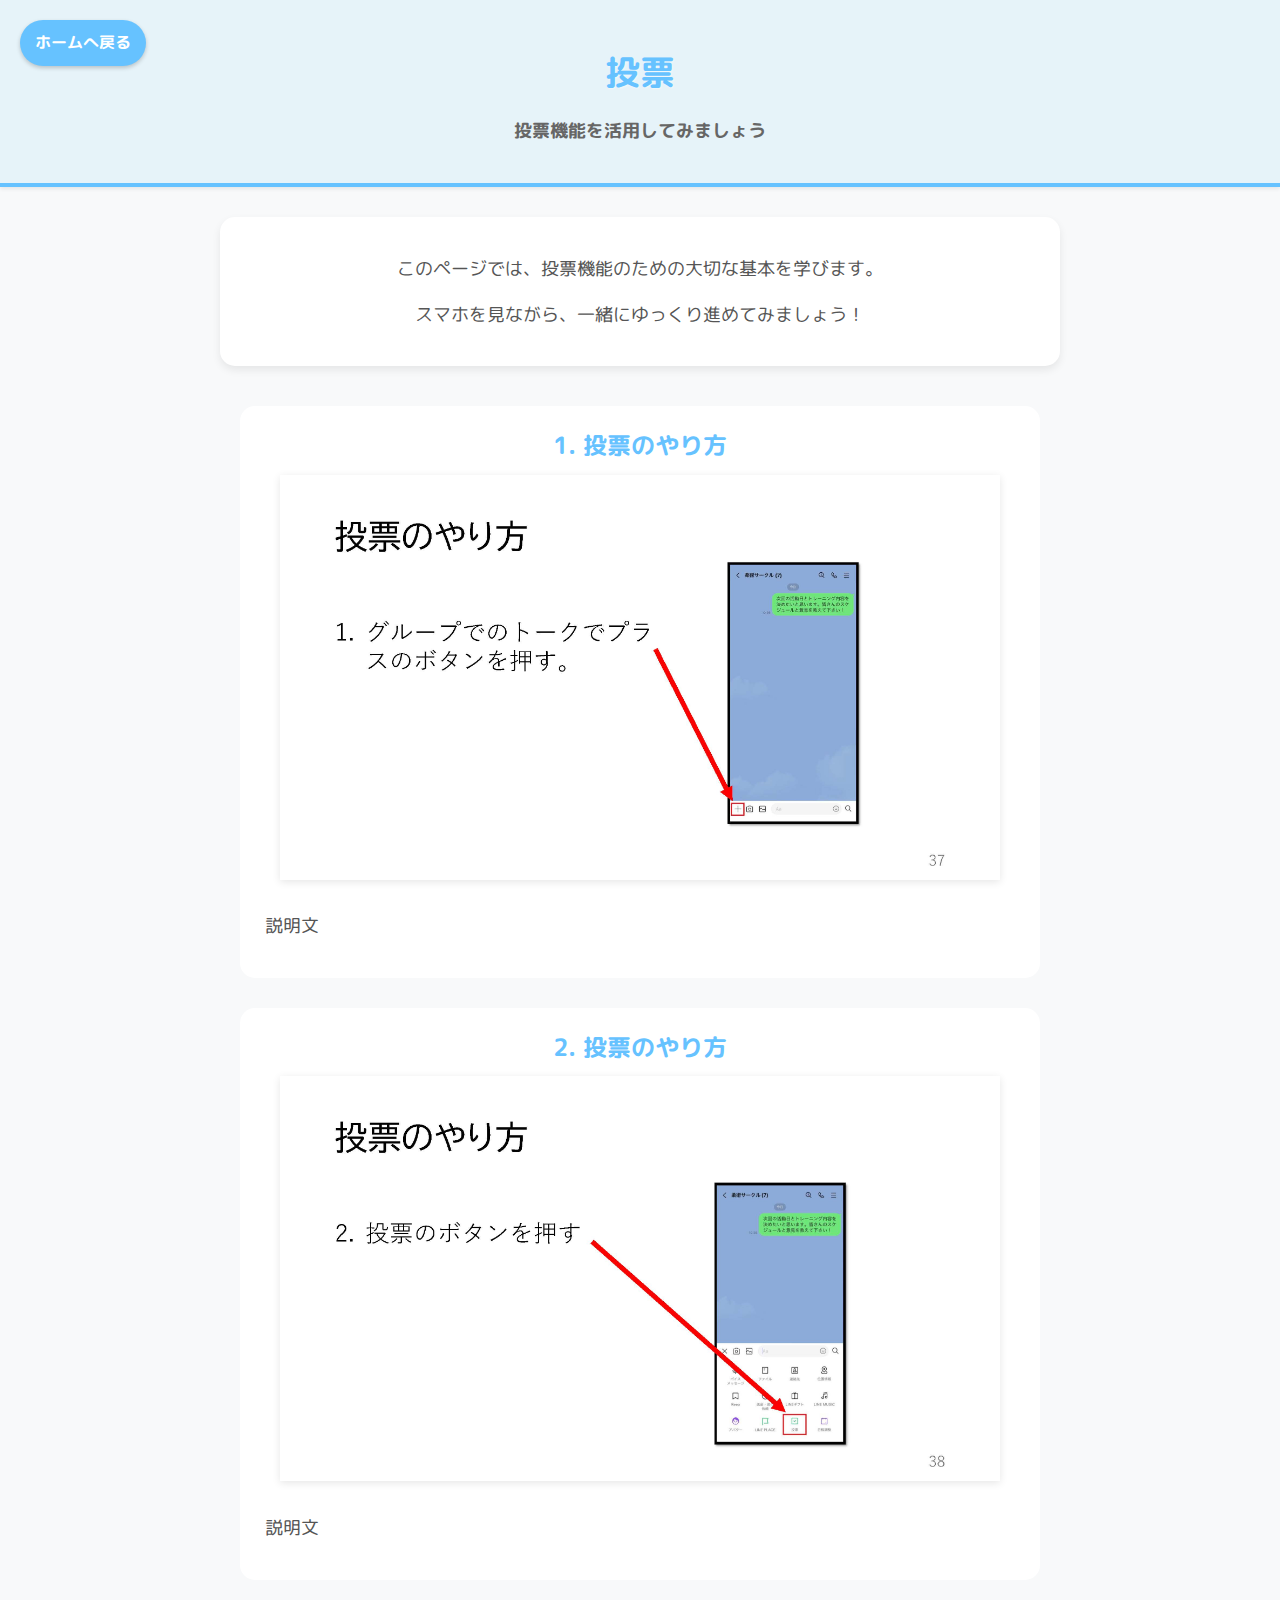
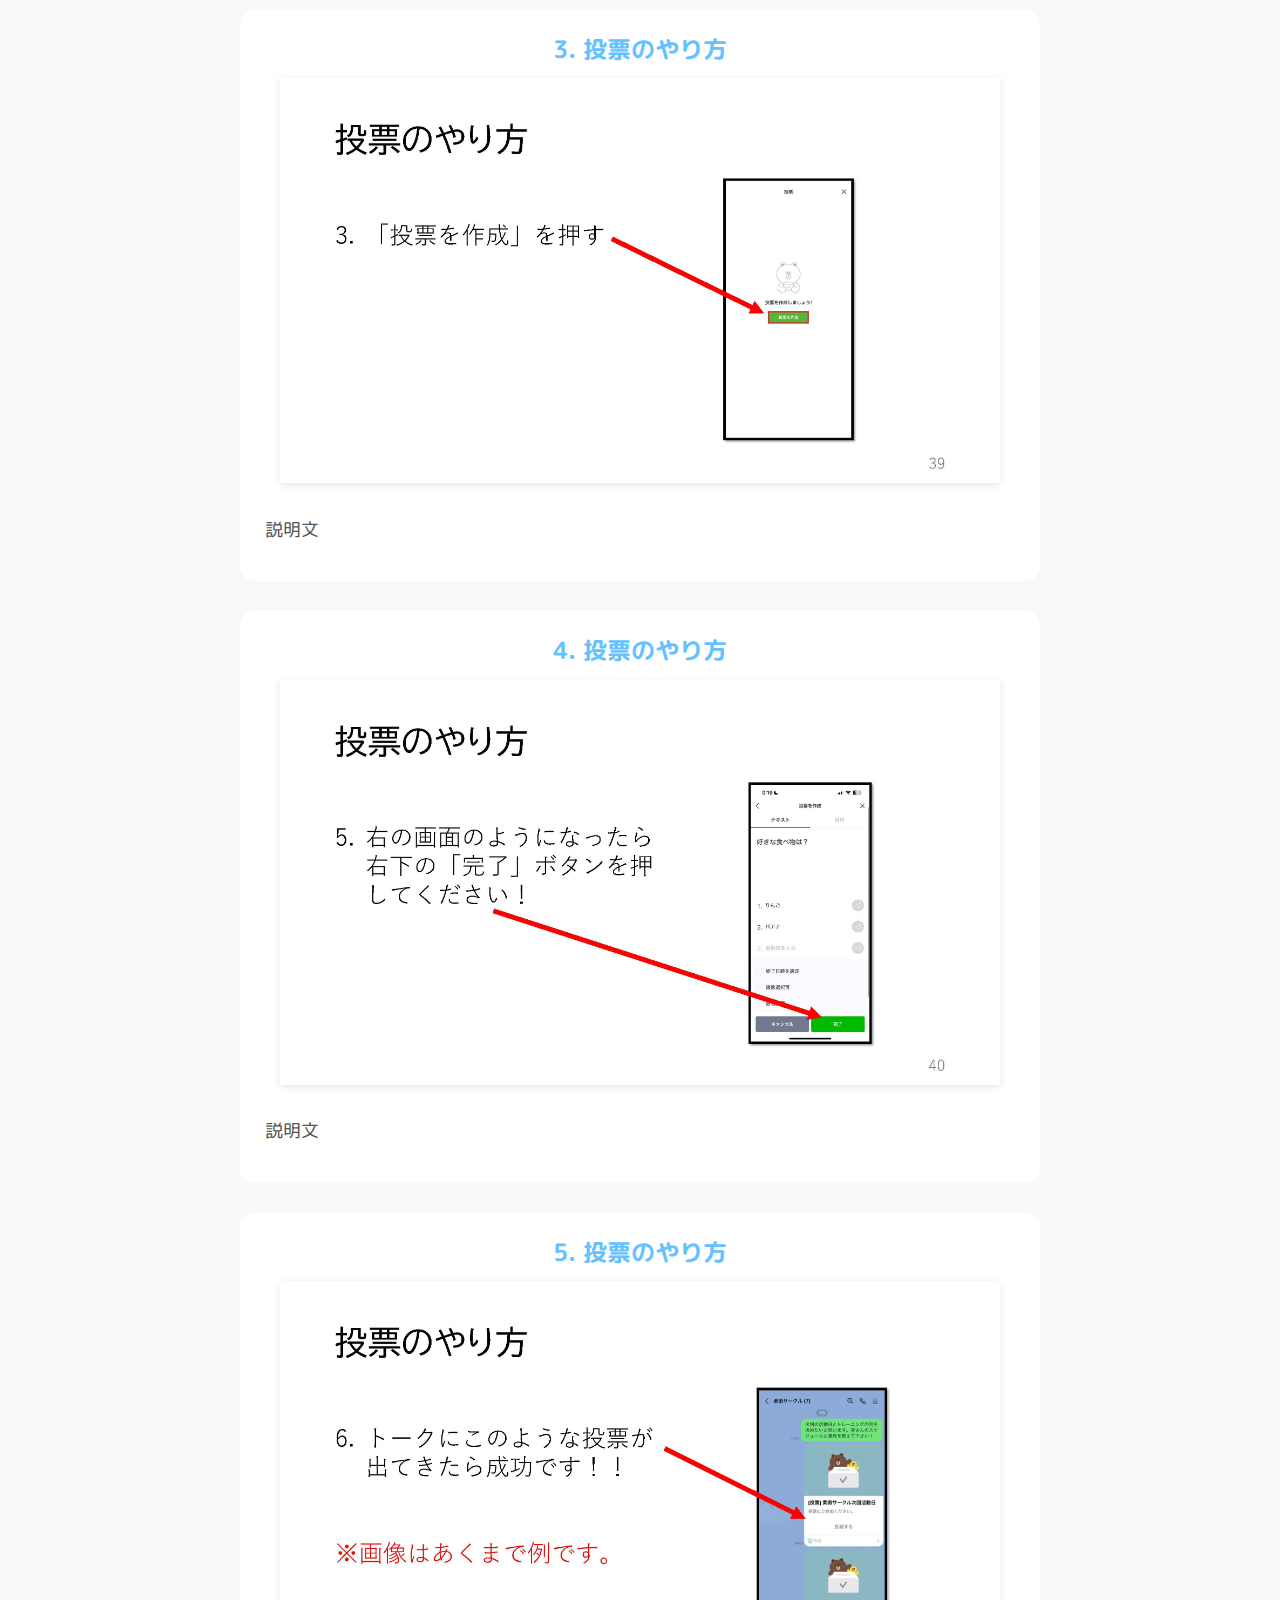
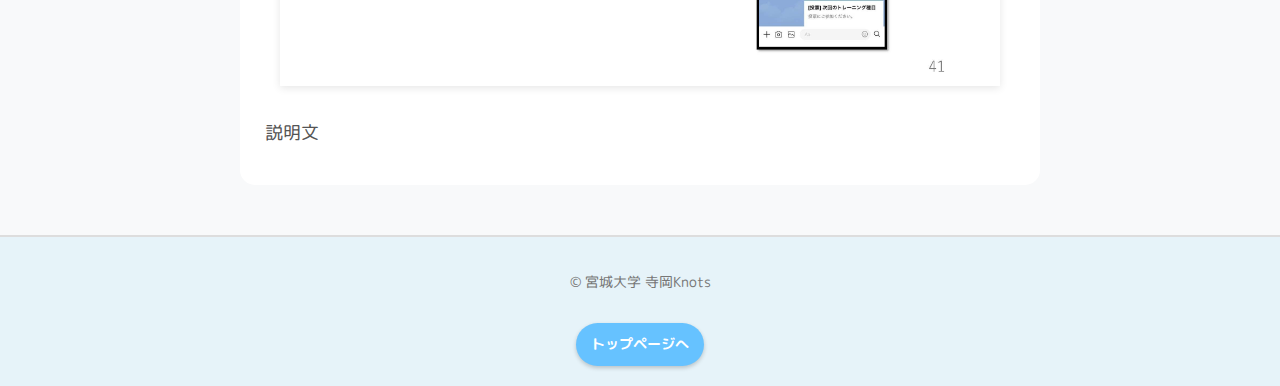
<file: page10/page10.html>
<!DOCTYPE html>
<html lang="ja">
<head>
    <meta charset="UTF-8">
    <meta name="viewport" content="width=device-width, initial-scale=1.0">
    <title>投票してみよう - 宮城大学のLINE資料</title>
    <link rel="stylesheet" href="page10.css"> <link rel="preconnect" href="https://fonts.googleapis.com">
    <link rel="preconnect" href="https://fonts.gstatic.com" crossorigin>
    <link href="https://fonts.googleapis.com/css2?family=M+PLUS+Rounded+1c:wght@400;700&display=swap" rel="stylesheet">
</head>
<body>
    <header>
        <div class="header-content">
            <a href="../index.html" class="home-button">ホームへ戻る</a>
            <h1>投票</h1>
            <p class="subtitle">投票機能を活用してみましょう</p>
        </div>
    </header>

    <main>
        <section class="intro-section">
            <p>このページでは、投票機能のための大切な基本を学びます。</p>
            <p>スマホを見ながら、一緒にゆっくり進めてみましょう！</p>
        </section>

        <section class="image-gallery">
            <div class="image-item">
                <h3>1. 投票のやり方</h3>
                <img src="touhyou1.jpg" alt="LINEアプリの紹介画像"> <p>説明文</p>
            </div>

            <div class="image-item">
                <h3>2. 投票のやり方</h3>
                <img src="touhyou2.jpg" alt="LINEアプリのアイコンと探し方"> <p>説明文</p>
            </div>

            <div class="image-item">
                <h3>3. 投票のやり方</h3>
                <img src="touhyou3.jpg" alt="LINEアプリを開く方法"> <p>説明文</p>
            </div>

            <div class="image-item">
                <h3>4. 投票のやり方</h3>
                <img src="touhyou4.jpg" alt="資料画像4"> <p>説明文</p>
            </div>
             <div class="image-item">
                <h3>5. 投票のやり方</h3>
                <img src="touhyou5.jpg" alt="資料画像4"> <p>説明文</p>
            </div>
            
            </section>
    </main>

    <footer>
        <p>&copy; 宮城大学 寺岡Knots</p>
        <a href="../index.html" class="footer-home-button">トップページへ</a>
    </footer>

    <script src="page10.js"></script> </body>
</html>
</file>
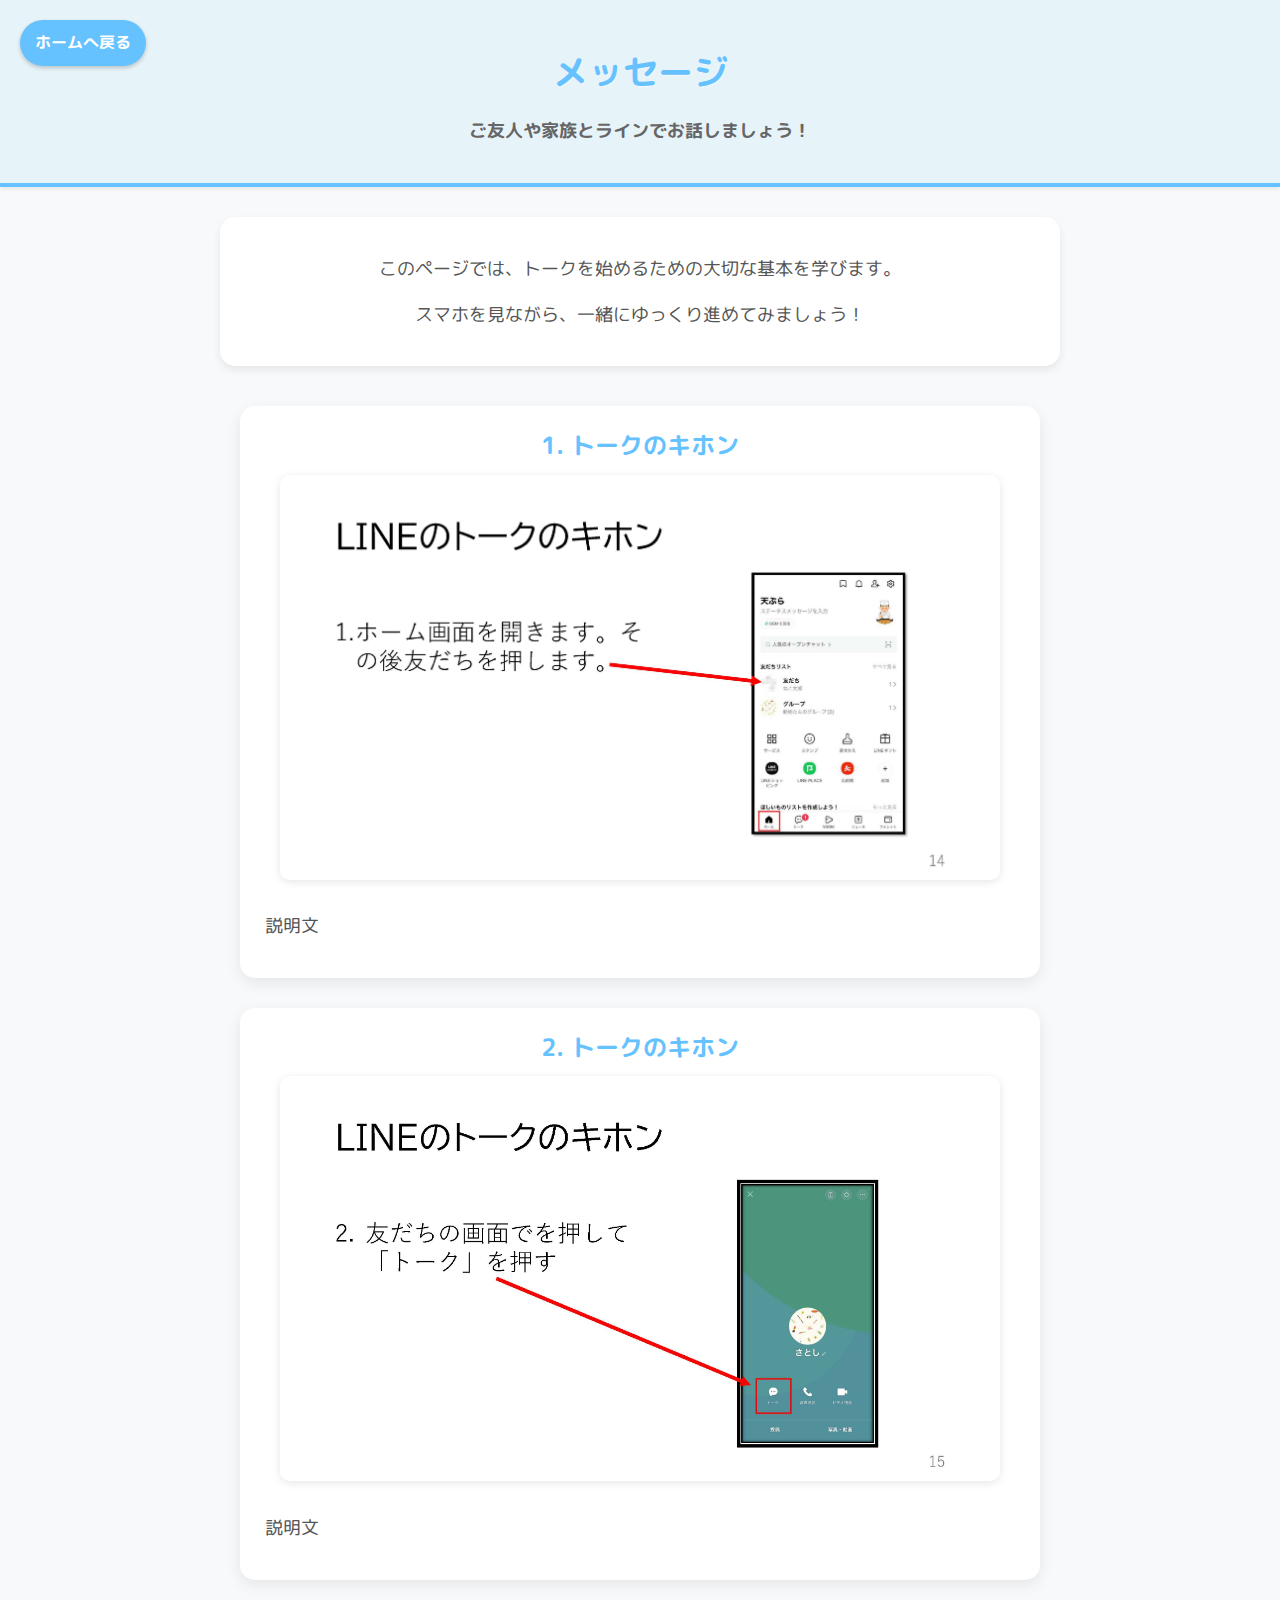
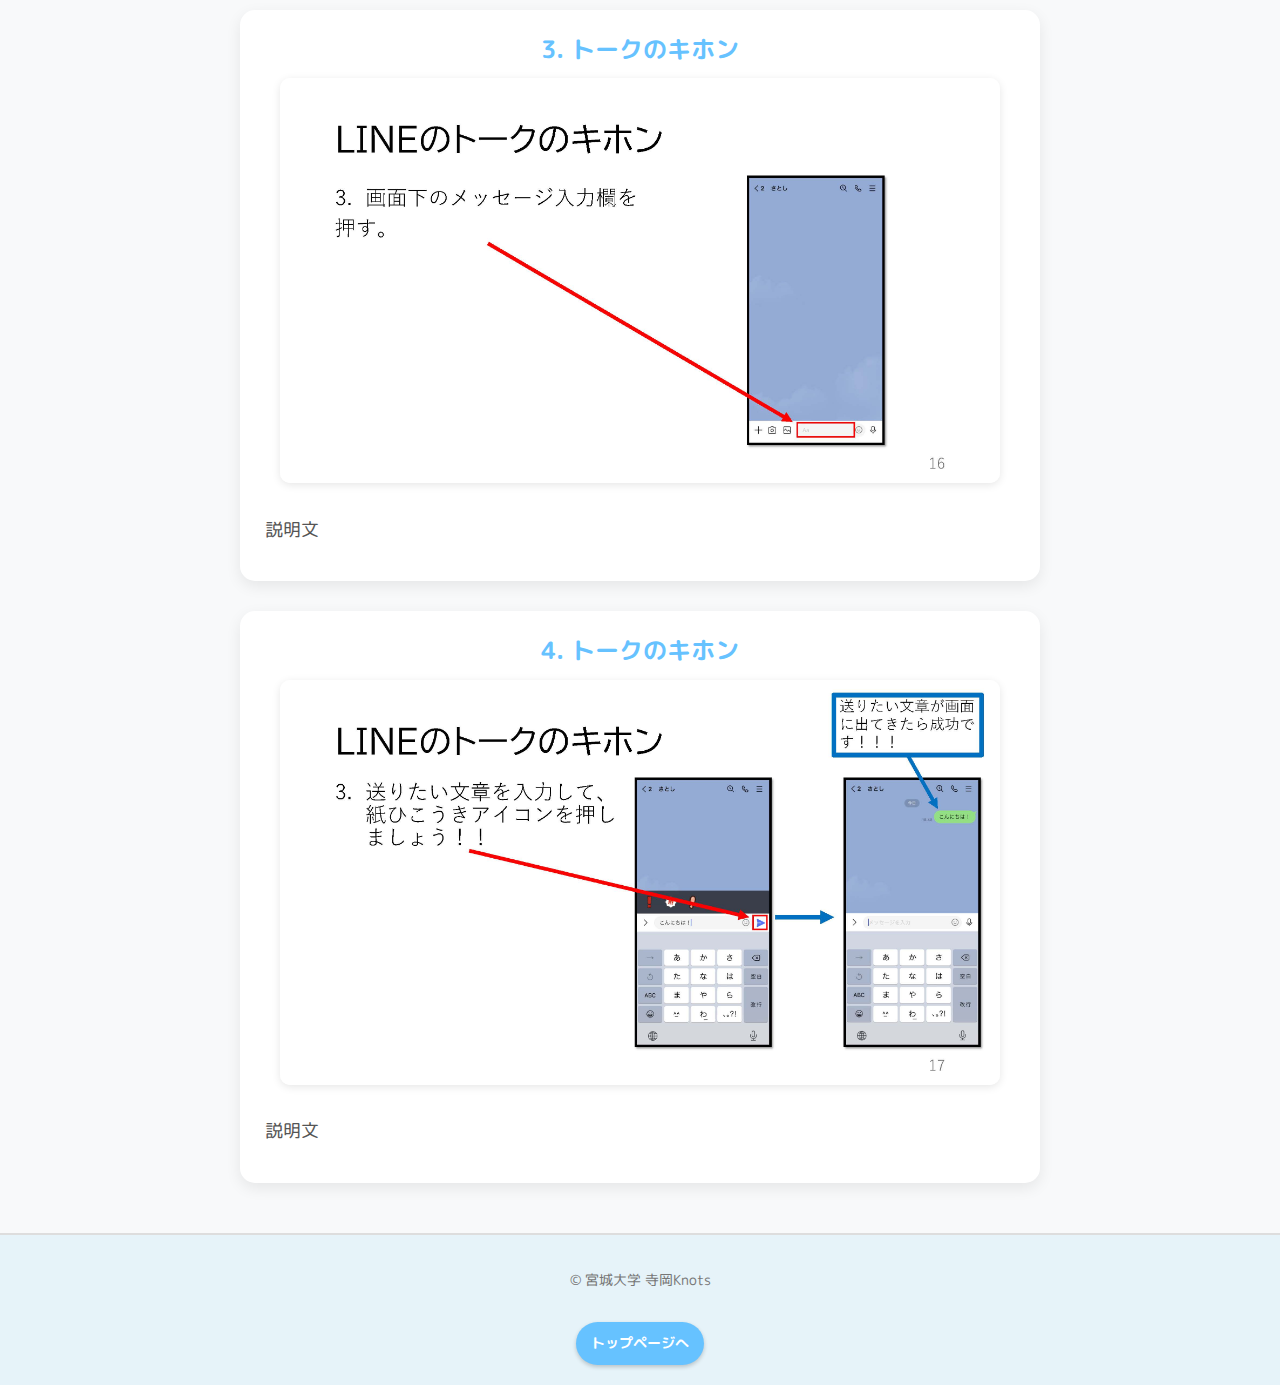
<file: page2/page2.html>
<!DOCTYPE html>
<html lang="ja">
<head>
    <meta charset="UTF-8">
    <meta name="viewport" content="width=device-width, initial-scale=1.0">
    <title>メッセージを送ってみよう - 宮城大学のLINE資料</title>
    <link rel="stylesheet" href="page2.css"> <link rel="preconnect" href="https://fonts.googleapis.com">
    <link rel="preconnect" href="https://fonts.gstatic.com" crossorigin>
    <link href="https://fonts.googleapis.com/css2?family=M+PLUS+Rounded+1c:wght@400;700&display=swap" rel="stylesheet">
</head>
<body>
    <header>
        <div class="header-content">
            <a href="../index.html" class="home-button">ホームへ戻る</a>
            <h1>メッセージ</h1>
            <p class="subtitle">ご友人や家族とラインでお話しましょう！</p>
        </div>
    </header>

    <main>
        <section class="intro-section">
            <p>このページでは、トークを始めるための大切な基本を学びます。</p>
            <p>スマホを見ながら、一緒にゆっくり進めてみましょう！</p>
        </section>

        <section class="image-gallery">
            <div class="image-item">
                <h3>1. トークのキホン</h3>
                <img src="talk1.jpg" alt="LINEアプリの紹介画像"> <p>説明文</p>
            </div>

            <div class="image-item">
                <h3>2. トークのキホン</h3>
                <img src="talk2.jpg" alt="LINEアプリのアイコンと探し方"> <p>説明文</p>
            </div>

            <div class="image-item">
                <h3>3. トークのキホン</h3>
                <img src="talk3.jpg" alt="LINEアプリを開く方法"> <p>説明文</p>
            </div>

            <div class="image-item">
                <h3>4. トークのキホン</h3>
                <img src="talk4.jpg" alt="資料画像4"> <p>説明文</p>
            </div>

            </section>
    </main>

    <footer>
        <p>&copy; 宮城大学 寺岡Knots</p>
        <a href="../index.html" class="footer-home-button">トップページへ</a>
    </footer>

    <script src="page2.js"></script> </body>
</html>
</file>
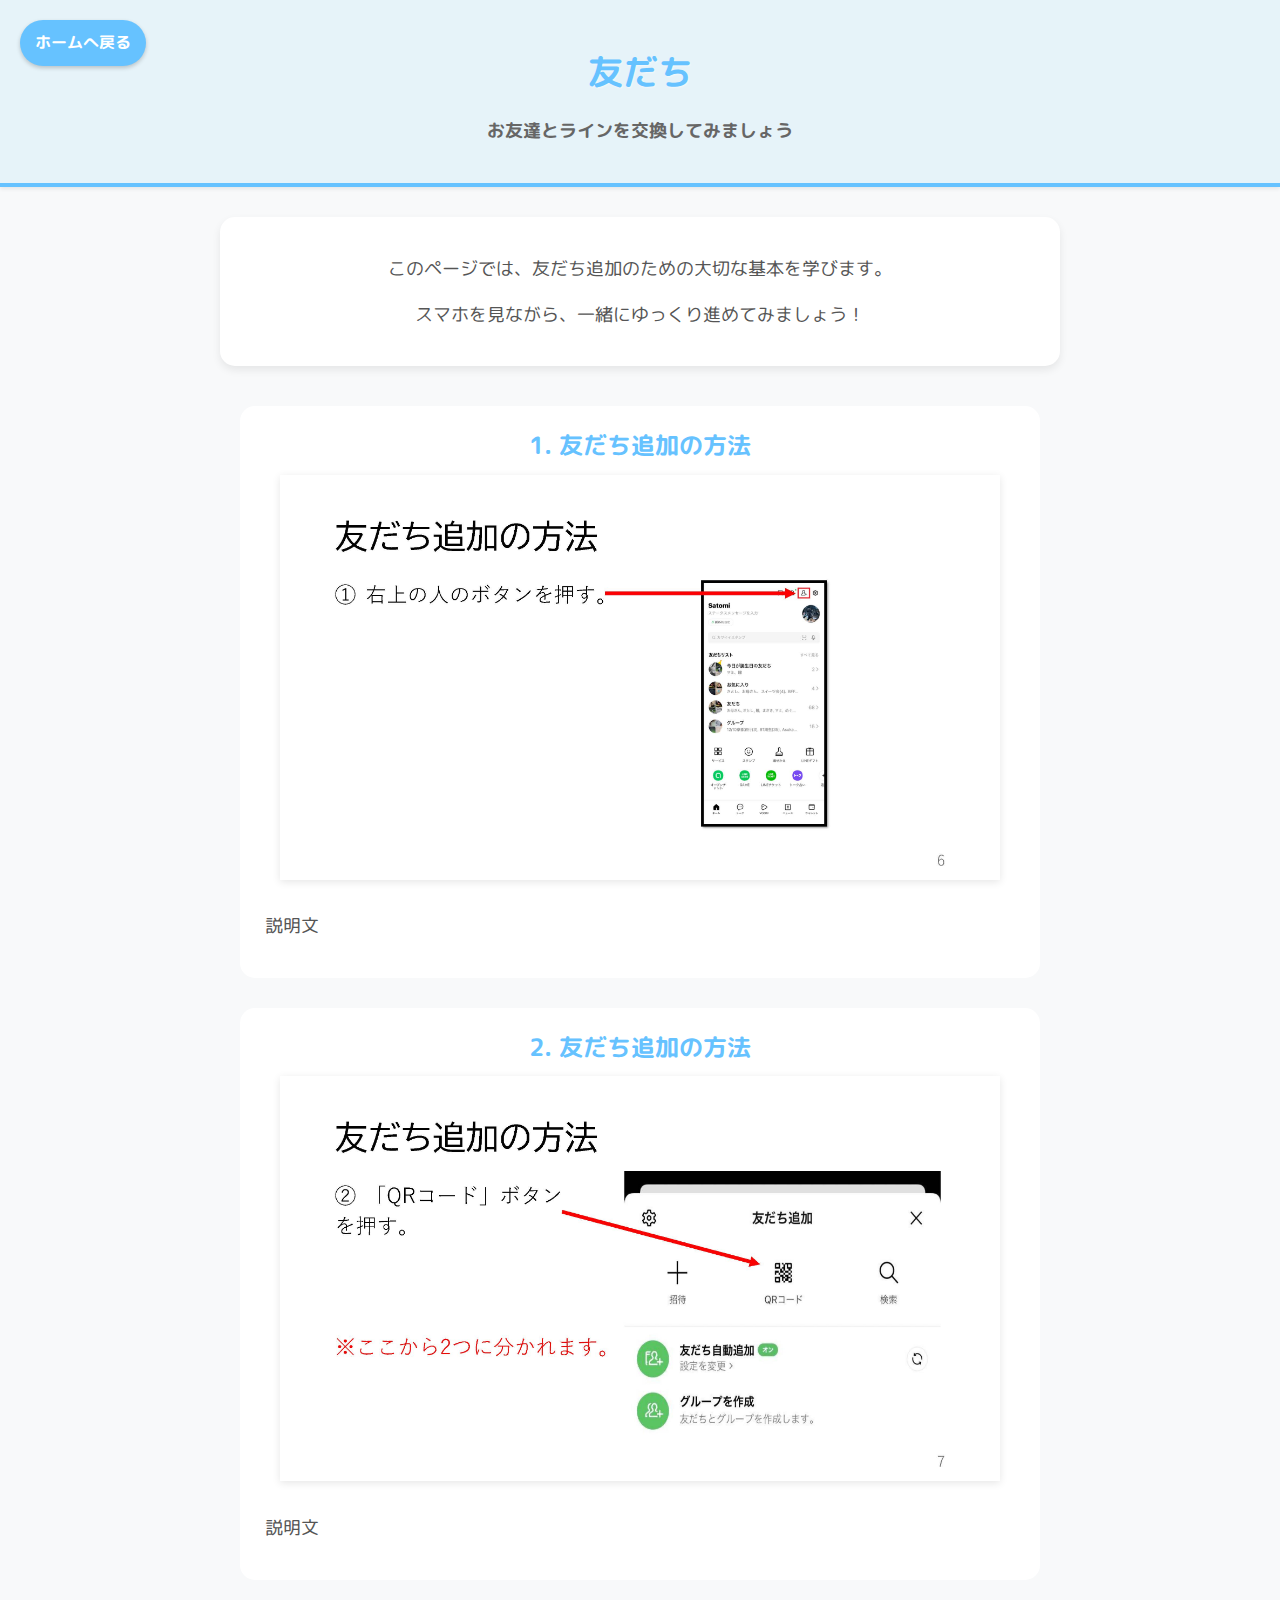
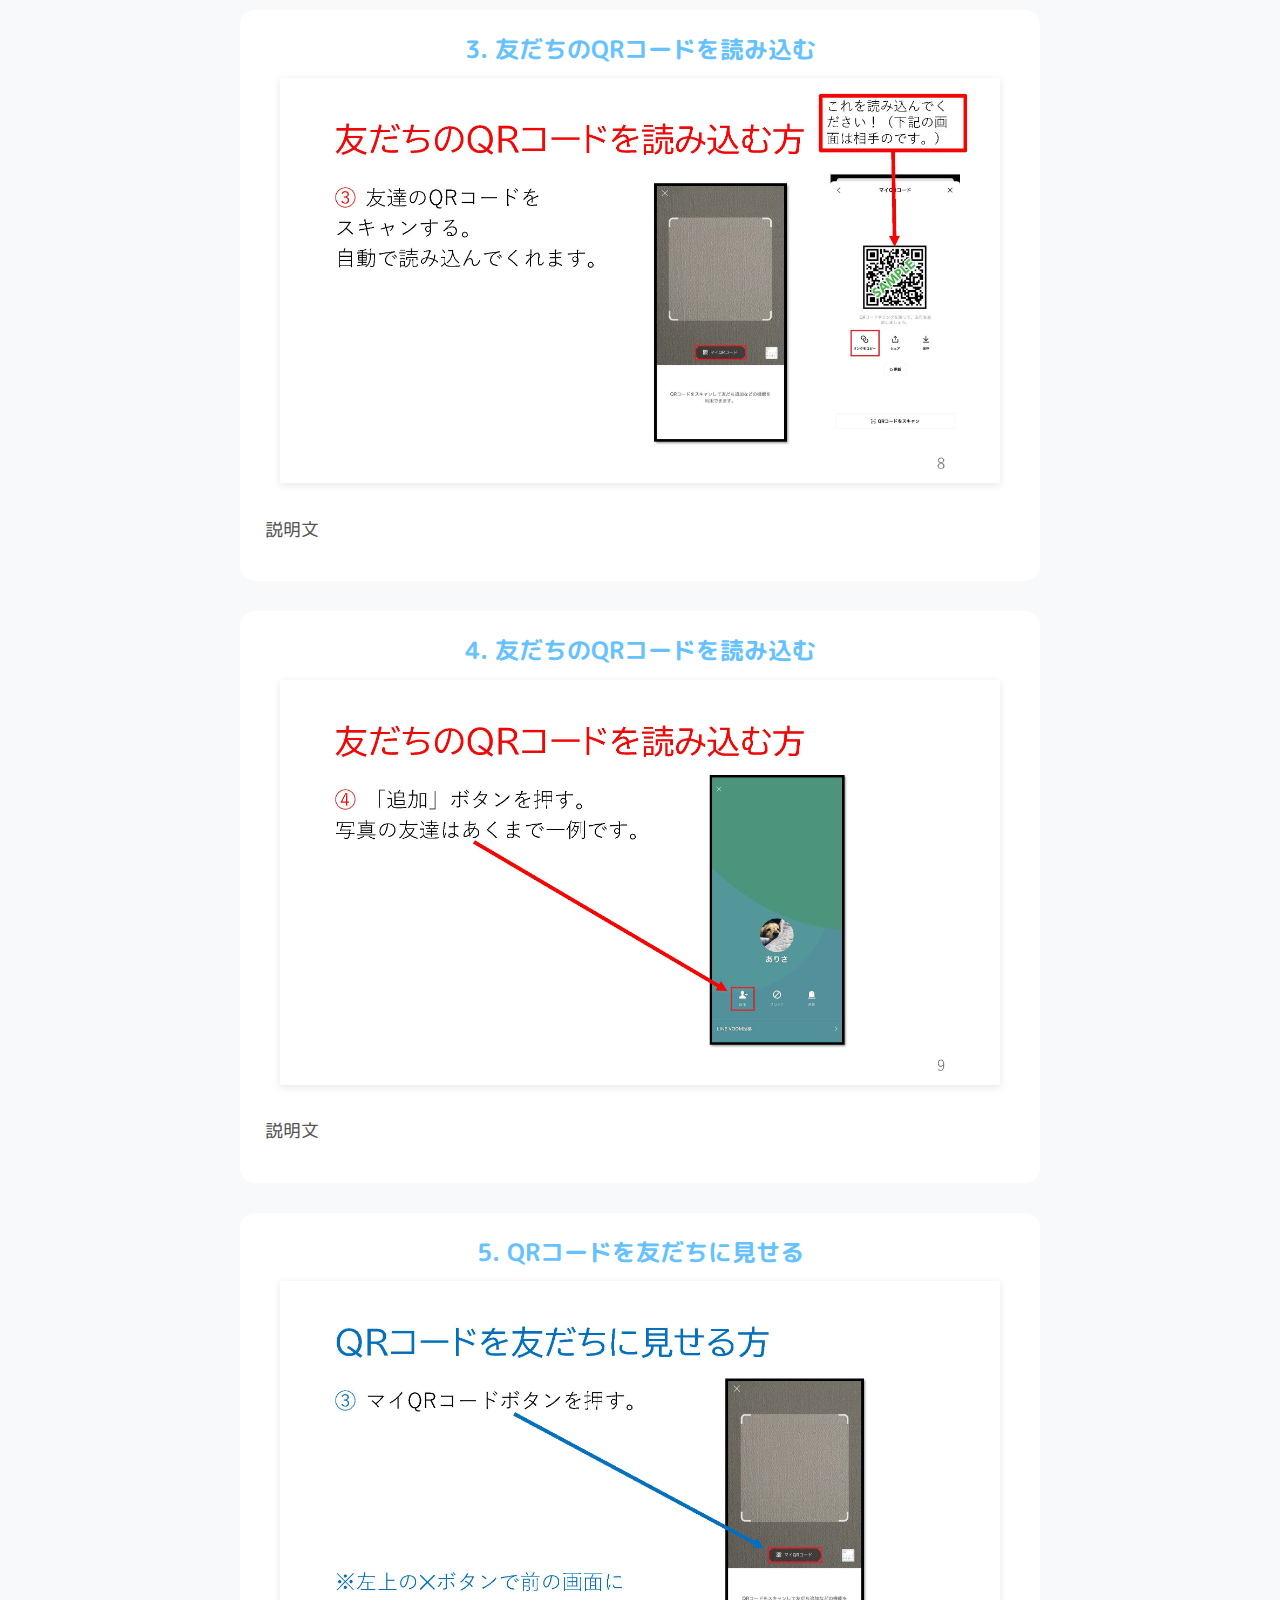
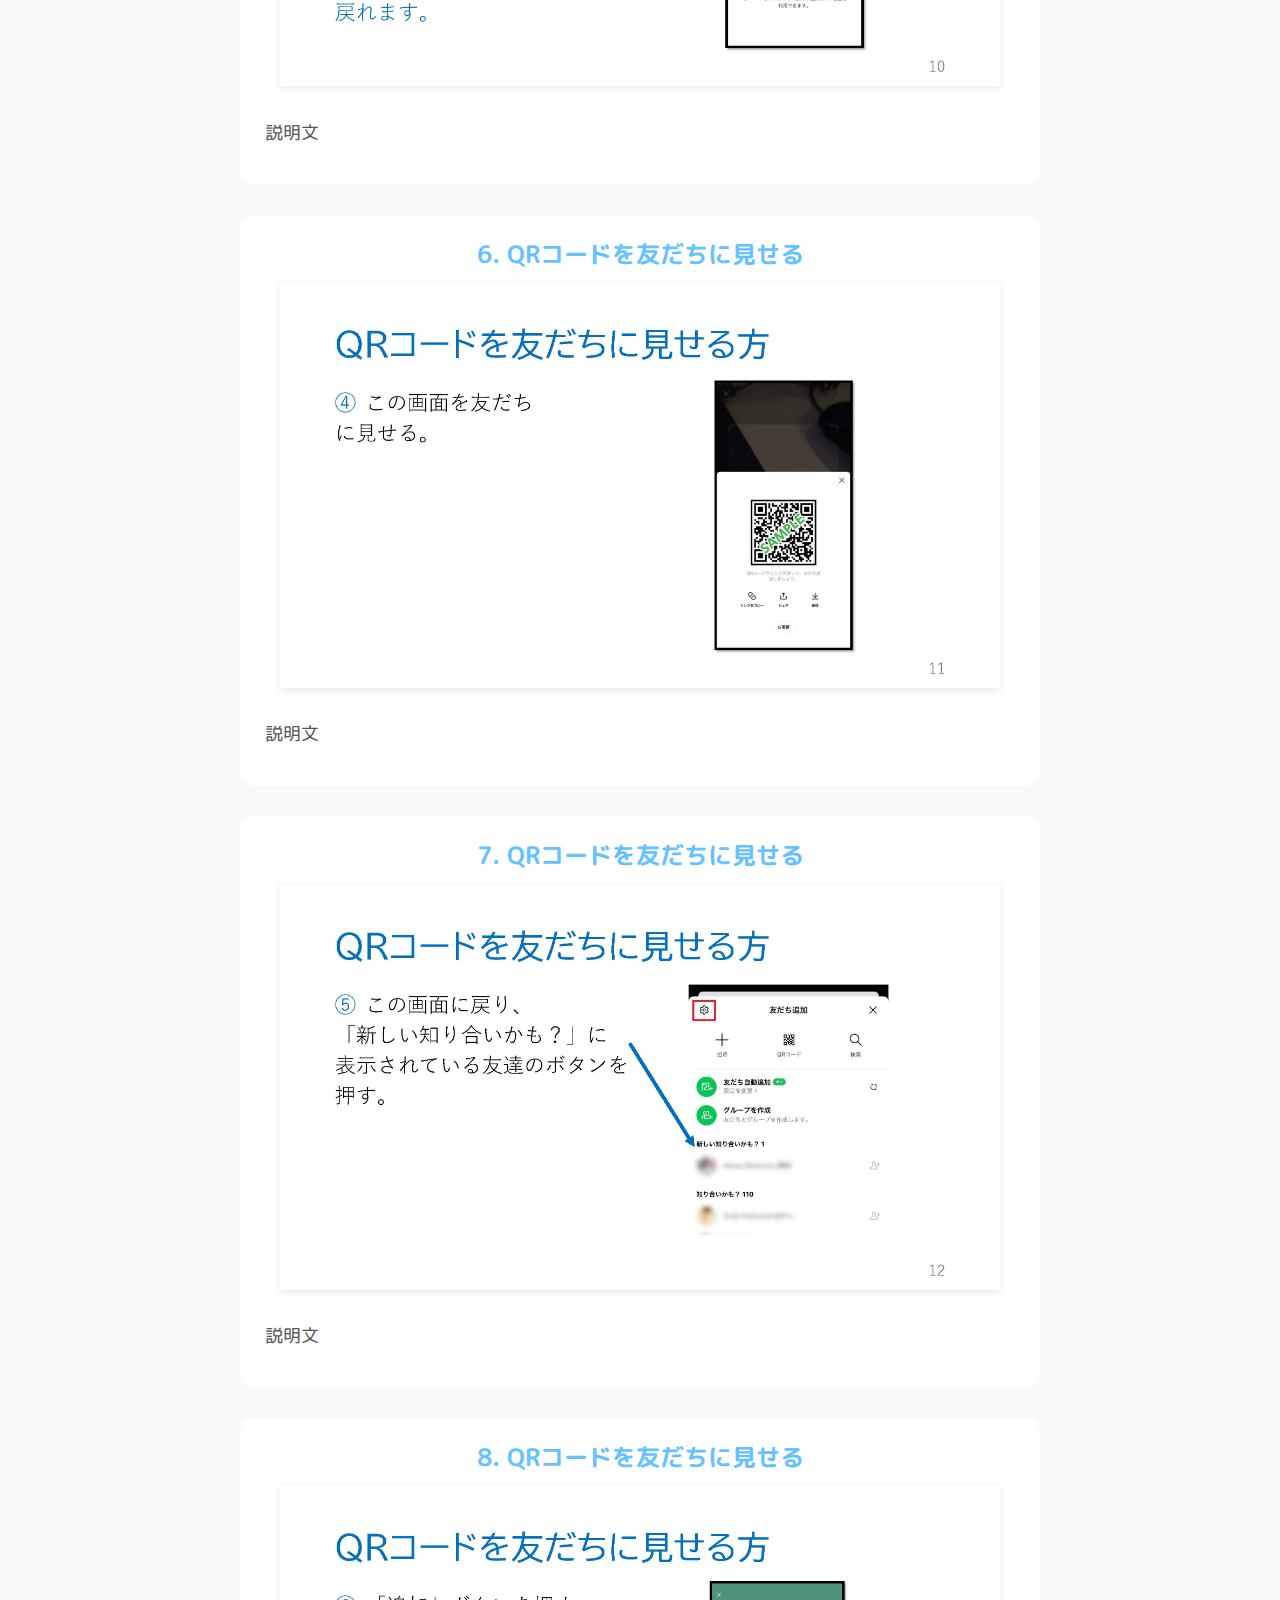
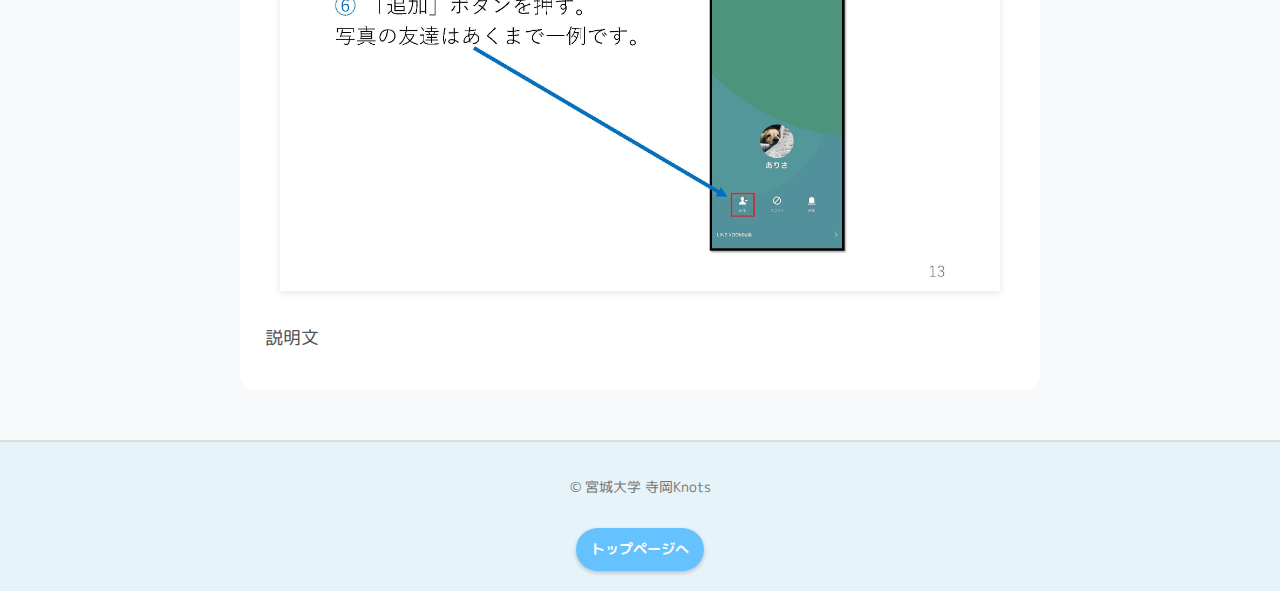
<file: page3/page3.html>
<!DOCTYPE html>
<html lang="ja">
<head>
    <meta charset="UTF-8">
    <meta name="viewport" content="width=device-width, initial-scale=1.0">
    <title>友だちを追加してみよう - 宮城大学のLINE資料</title>
    <link rel="stylesheet" href="page3.css"> <link rel="preconnect" href="https://fonts.googleapis.com">
    <link rel="preconnect" href="https://fonts.gstatic.com" crossorigin>
    <link href="https://fonts.googleapis.com/css2?family=M+PLUS+Rounded+1c:wght@400;700&display=swap" rel="stylesheet">
</head>
<body>
    <header>
        <div class="header-content">
            <a href="../index.html" class="home-button">ホームへ戻る</a>
            <h1>友だち</h1>
            <p class="subtitle">お友達とラインを交換してみましょう</p>
        </div>
    </header>

    <main>
        <section class="intro-section">
            <p>このページでは、友だち追加のための大切な基本を学びます。</p>
            <p>スマホを見ながら、一緒にゆっくり進めてみましょう！</p>
        </section>

        <section class="image-gallery">
            <div class="image-item">
                <h3>1. 友だち追加の方法</h3>
                <img src="friend1.jpg" alt="LINEアプリの紹介画像"> <p>説明文</p>
            </div>

            <div class="image-item">
                <h3>2. 友だち追加の方法</h3>
                <img src="friend2.jpg" alt="LINEアプリのアイコンと探し方"> <p>説明文</p>
            </div>

            <div class="image-item">
                <h3>3. 友だちのQRコードを読み込む</h3>
                <img src="friend3.jpg" alt="LINEアプリを開く方法"> <p>説明文</p>
            </div>

            <div class="image-item">
                <h3>4. 友だちのQRコードを読み込む</h3>
                <img src="friend4.jpg" alt="資料画像4"> <p>説明文</p>
            </div>
             <div class="image-item">
                <h3>5. QRコードを友だちに見せる</h3>
                <img src="friend5.jpg" alt="資料画像4"> <p>説明文</p>
            </div>
             <div class="image-item">
                <h3>6. QRコードを友だちに見せる</h3>
                <img src="friend6.jpg" alt="資料画像4"> <p>説明文</p>
            </div>
             <div class="image-item">
                <h3>7. QRコードを友だちに見せる</h3>
                <img src="friend7.jpg" alt="資料画像4"> <p>説明文</p>
            </div>
             <div class="image-item">
                <h3>8. QRコードを友だちに見せる</h3>
                <img src="friend8.jpg" alt="資料画像4"> <p>説明文</p>
            </div>
            </section>
    </main>

    <footer>
        <p>&copy; 宮城大学 寺岡Knots</p>
        <a href="../index.html" class="footer-home-button">トップページへ</a>
    </footer>

    <script src="page3.js"></script> </body>
</html>
</file>
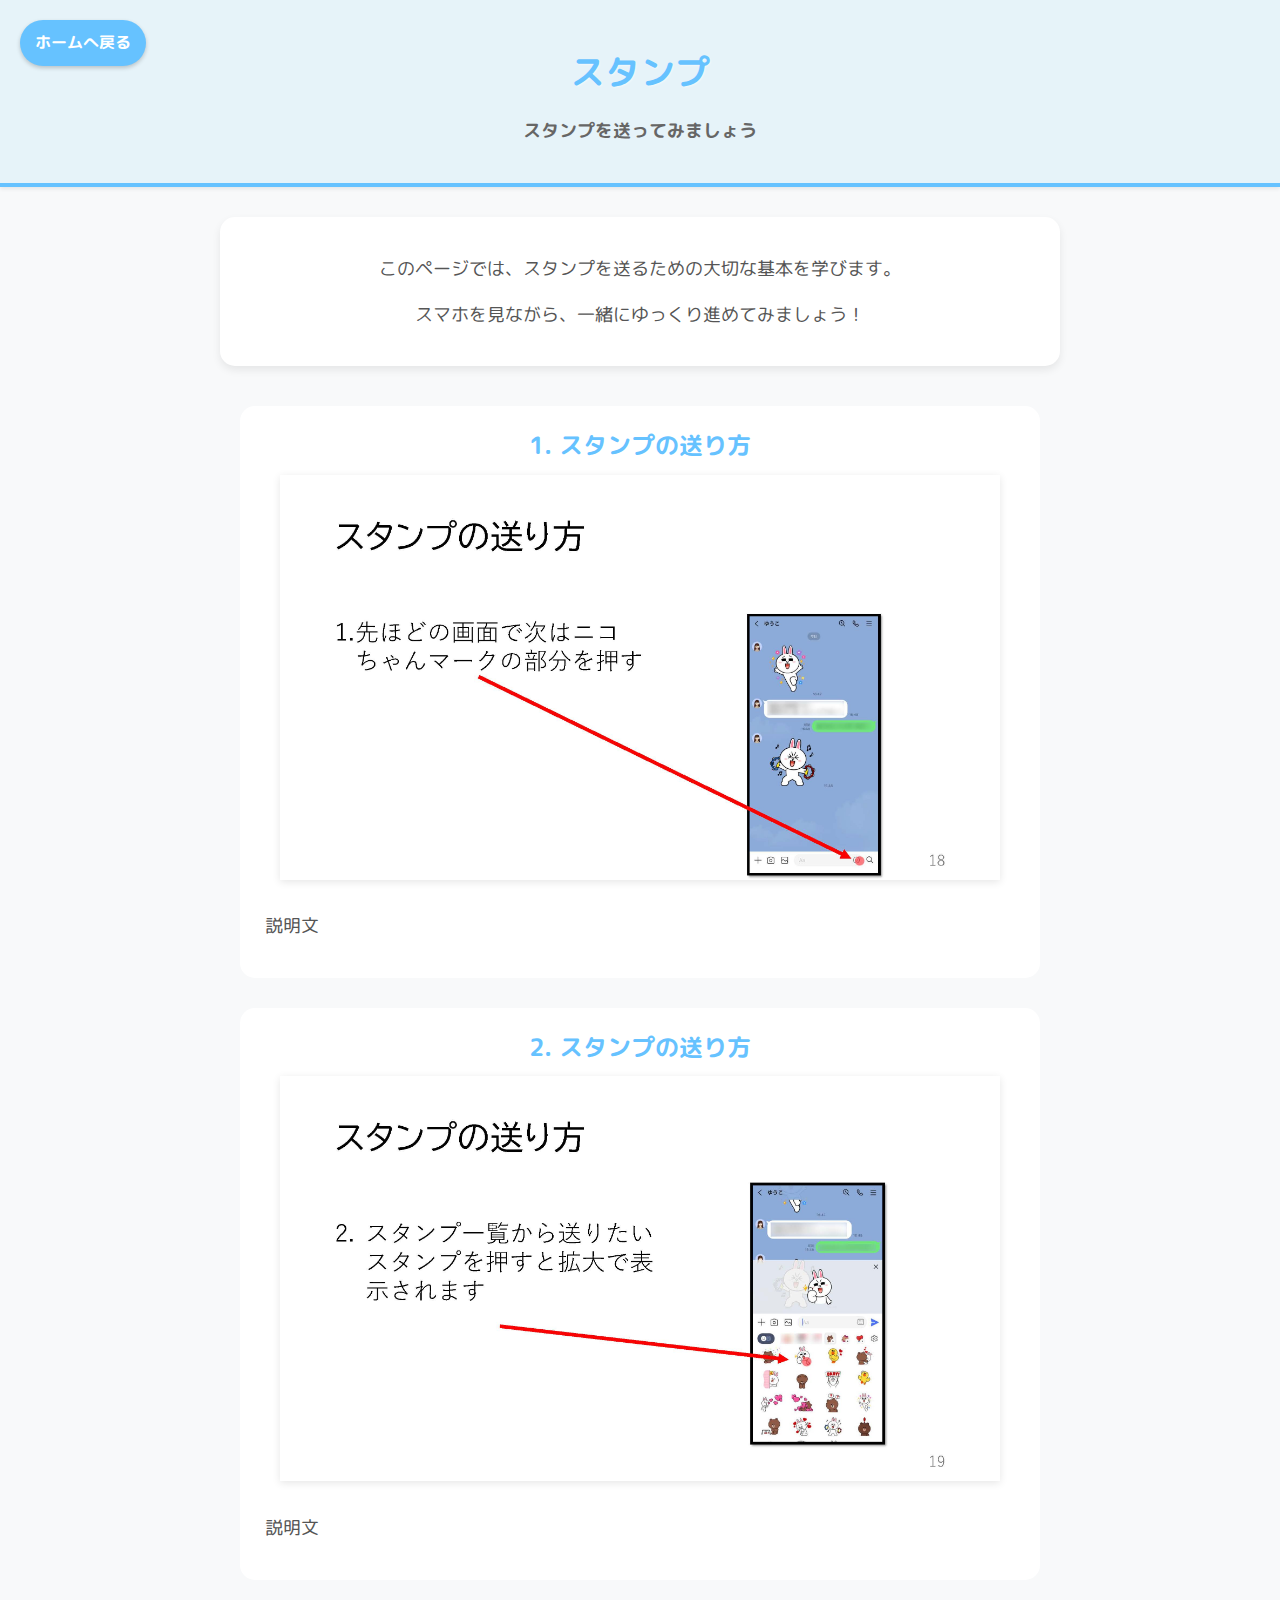
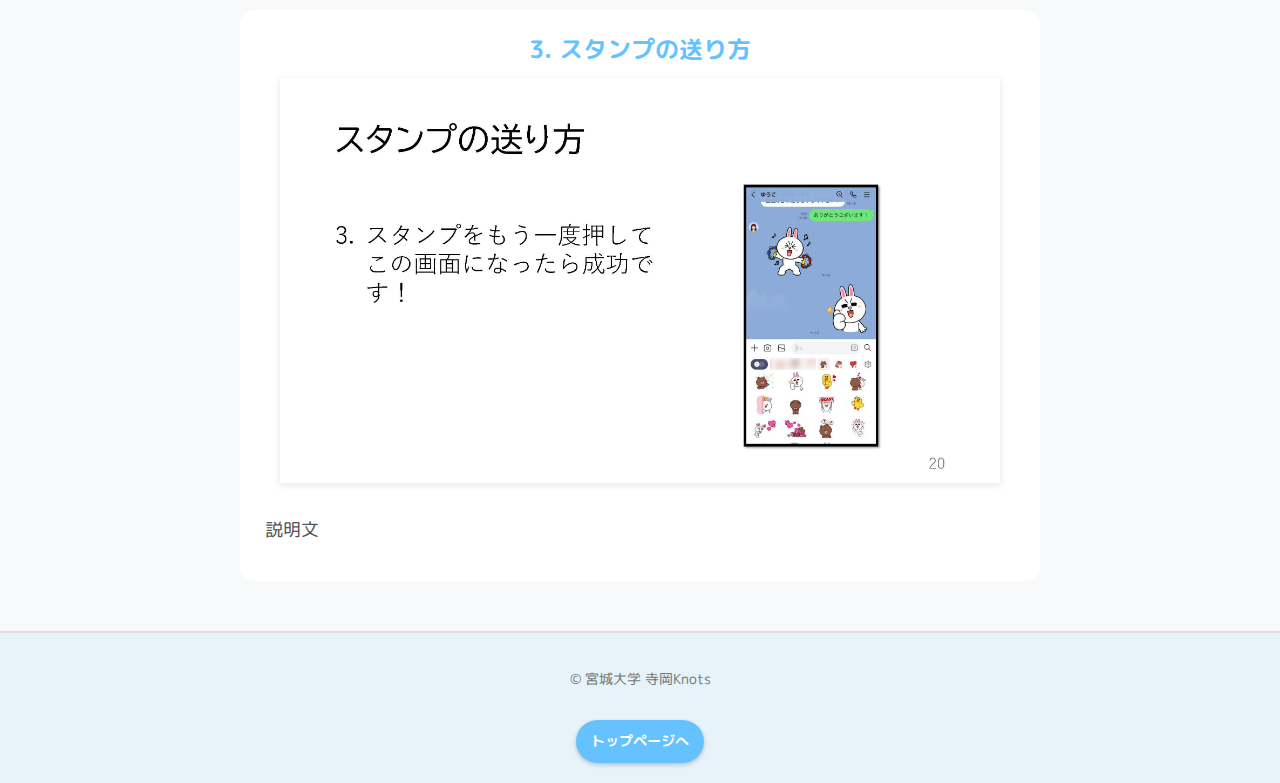
<file: page5/page5.html>
<!DOCTYPE html>
<html lang="ja">
<head>
    <meta charset="UTF-8">
    <meta name="viewport" content="width=device-width, initial-scale=1.0">
    <title>スタンプを送ってみよう - 宮城大学のLINE資料</title>
    <link rel="stylesheet" href="page5.css"> <link rel="preconnect" href="https://fonts.googleapis.com">
    <link rel="preconnect" href="https://fonts.gstatic.com" crossorigin>
    <link href="https://fonts.googleapis.com/css2?family=M+PLUS+Rounded+1c:wght@400;700&display=swap" rel="stylesheet">
</head>
<body>
    <header>
        <div class="header-content">
            <a href="../index.html" class="home-button">ホームへ戻る</a>
            <h1>スタンプ</h1>
            <p class="subtitle">スタンプを送ってみましょう</p>
        </div>
    </header>

    <main>
        <section class="intro-section">
            <p>このページでは、スタンプを送るための大切な基本を学びます。</p>
            <p>スマホを見ながら、一緒にゆっくり進めてみましょう！</p>
        </section>

        <section class="image-gallery">
            <div class="image-item">
                <h3>1. スタンプの送り方</h3>
                <img src="stamp1.jpg" alt="LINEアプリの紹介画像"> <p>説明文</p>
            </div>

            <div class="image-item">
                <h3>2. スタンプの送り方</h3>
                <img src="stamp2.jpg" alt="LINEアプリのアイコンと探し方"> <p>説明文</p>
            </div>

            <div class="image-item">
                <h3>3. スタンプの送り方</h3>
                <img src="stamp3.jpg" alt="LINEアプリを開く方法"> <p>説明文</p>
            </div>

            </section>
    </main>

    <footer>
        <p>&copy; 宮城大学 寺岡Knots</p>
        <a href="../index.html" class="footer-home-button">トップページへ</a>
    </footer>

    <script src="page5.js"></script> </body>
</html>
</file>
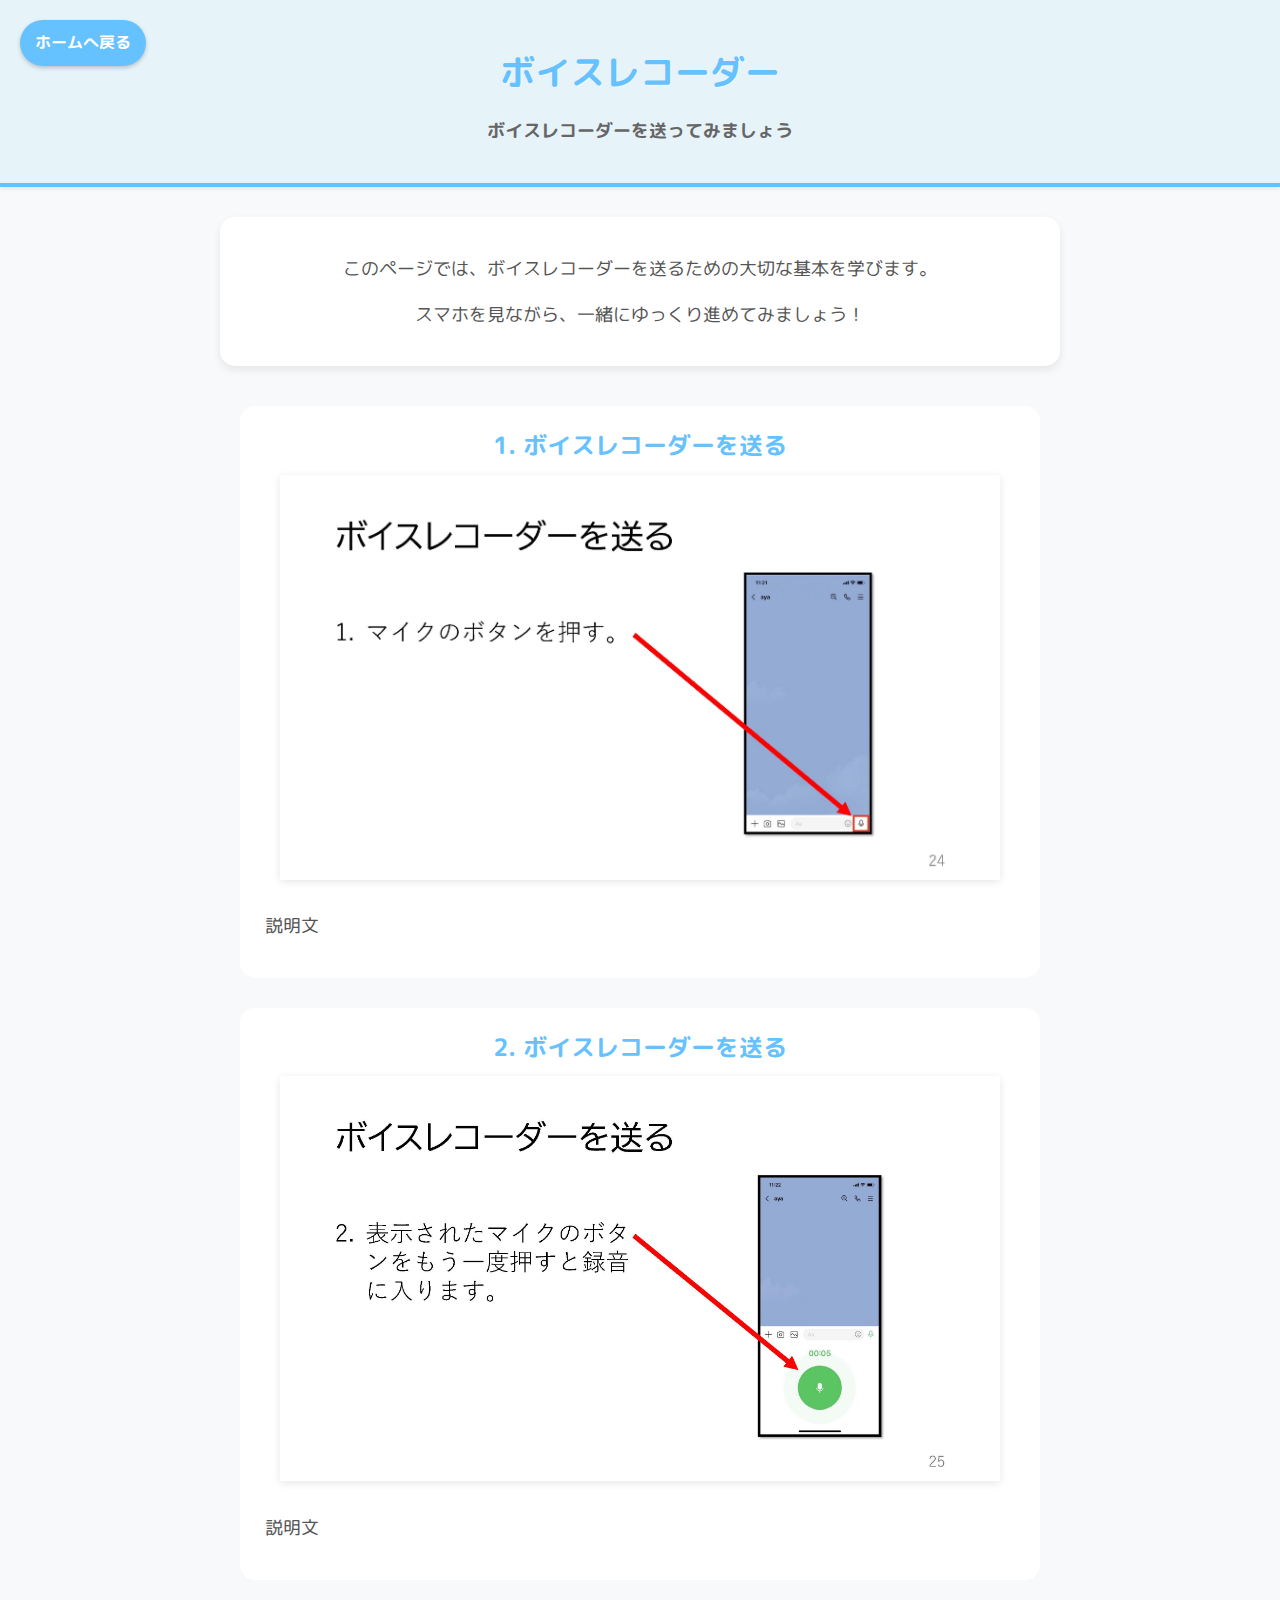
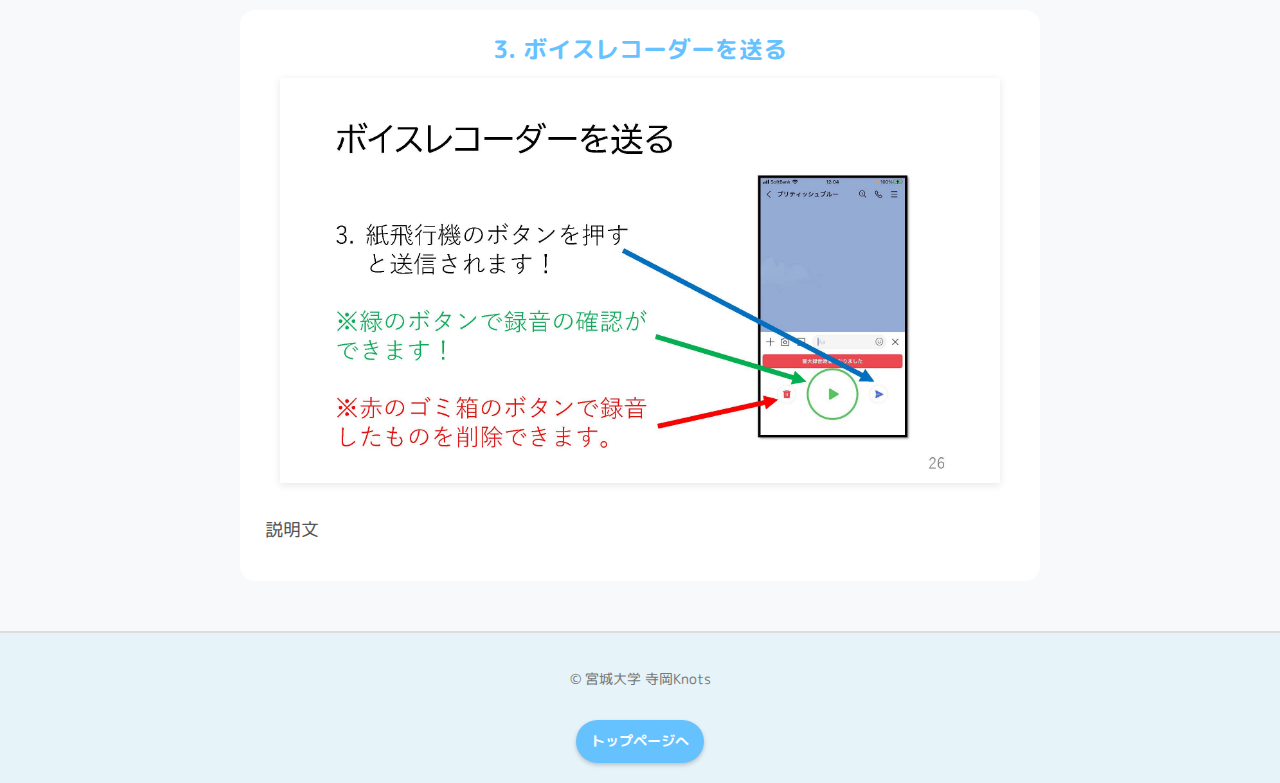
<file: page7/page7.html>
<!DOCTYPE html>
<html lang="ja">
<head>
    <meta charset="UTF-8">
    <meta name="viewport" content="width=device-width, initial-scale=1.0">
    <title>ボイスレコーダーを送ってみよう - 宮城大学のLINE資料</title>
    <link rel="stylesheet" href="page7.css"> <link rel="preconnect" href="https://fonts.googleapis.com">
    <link rel="preconnect" href="https://fonts.gstatic.com" crossorigin>
    <link href="https://fonts.googleapis.com/css2?family=M+PLUS+Rounded+1c:wght@400;700&display=swap" rel="stylesheet">
</head>
<body>
    <header>
        <div class="header-content">
            <a href="../index.html" class="home-button">ホームへ戻る</a>
            <h1>ボイスレコーダー</h1>
            <p class="subtitle">ボイスレコーダーを送ってみましょう</p>
        </div>
    </header>

    <main>
        <section class="intro-section">
            <p>このページでは、ボイスレコーダーを送るための大切な基本を学びます。</p>
            <p>スマホを見ながら、一緒にゆっくり進めてみましょう！</p>
        </section>

        <section class="image-gallery">
            <div class="image-item">
                <h3>1. ボイスレコーダーを送る</h3>
                <img src="voice1.jpg" alt="LINEアプリの紹介画像"> <p>説明文</p>
            </div>

            <div class="image-item">
                <h3>2. ボイスレコーダーを送る</h3>
                <img src="voice2.jpg" alt="LINEアプリのアイコンと探し方"> <p>説明文</p>
            </div>

            <div class="image-item">
                <h3>3. ボイスレコーダーを送る</h3>
                <img src="voice3.jpg" alt="LINEアプリを開く方法"> <p>説明文</p>
            </div>

            </section>
    </main>

    <footer>
        <p>&copy; 宮城大学 寺岡Knots</p>
        <a href="../index.html" class="footer-home-button">トップページへ</a>
    </footer>

    <script src="page7.js"></script> </body>
</html>
</file>
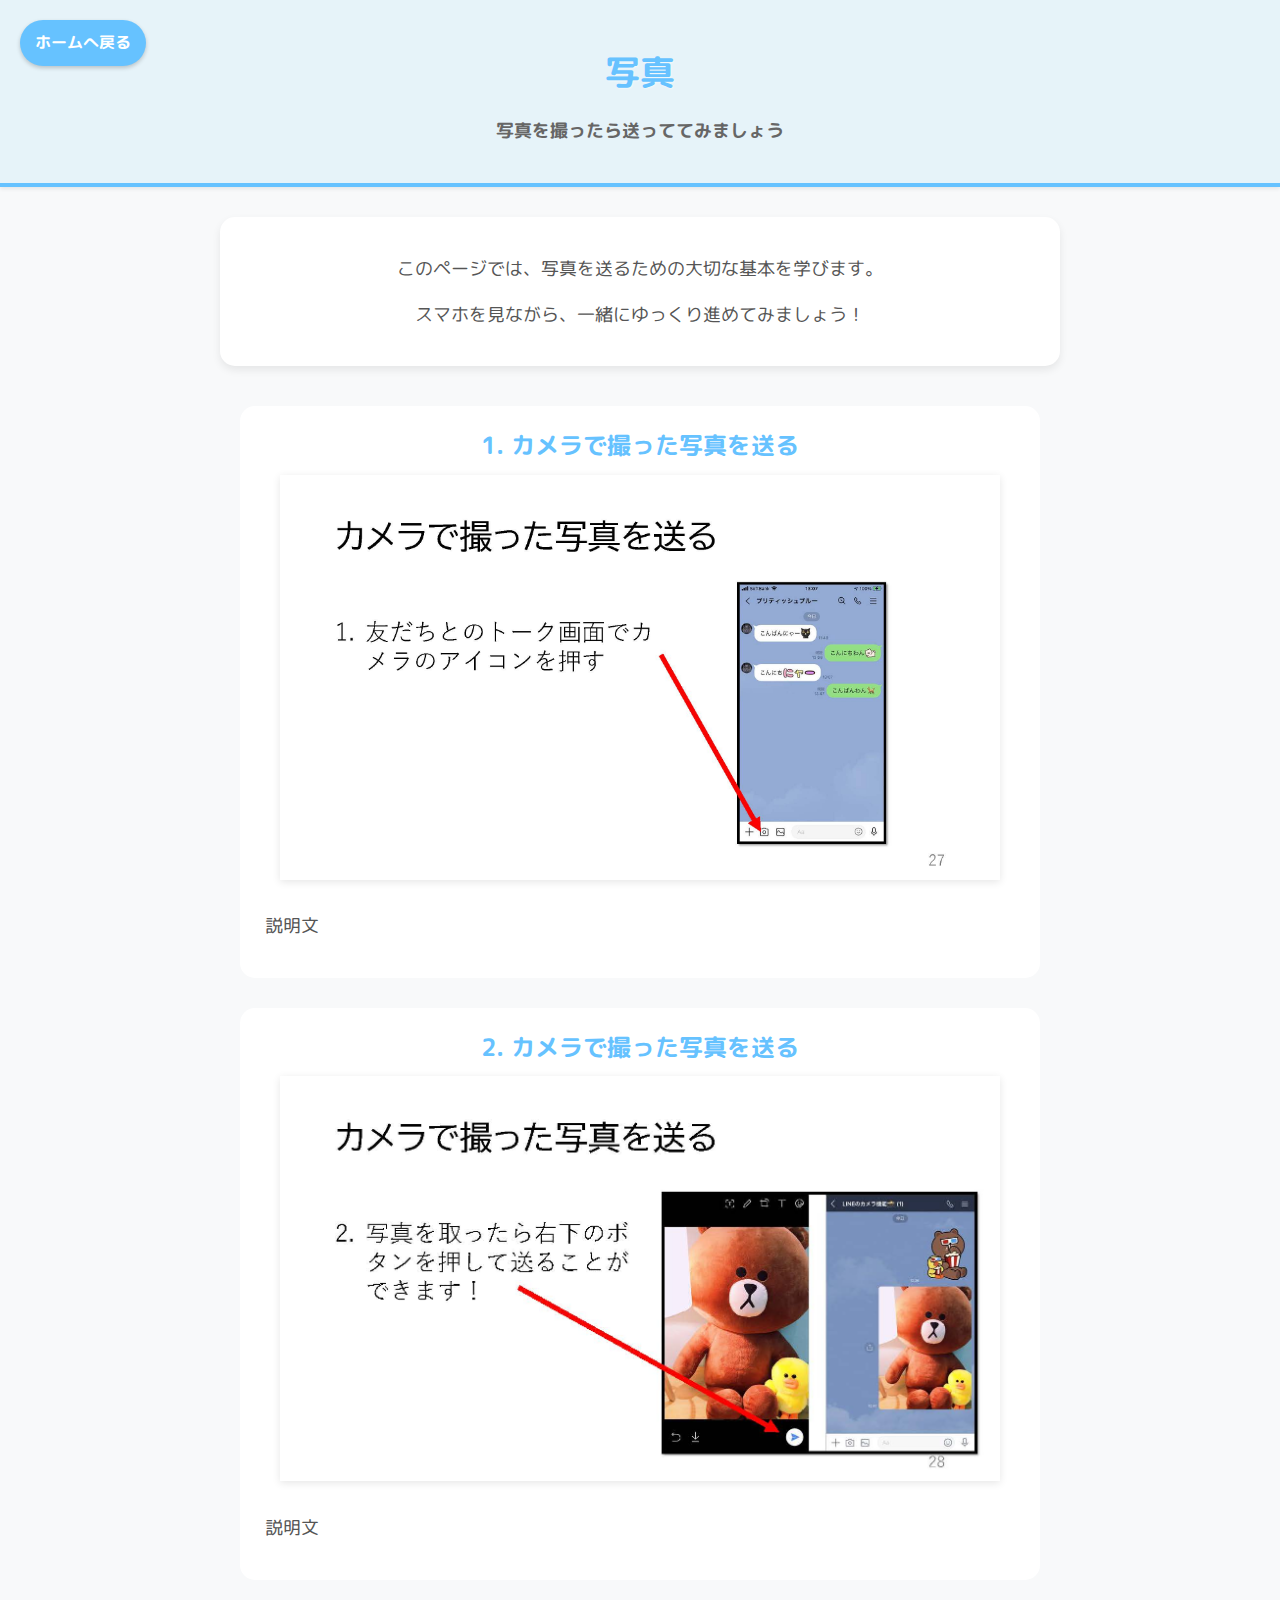
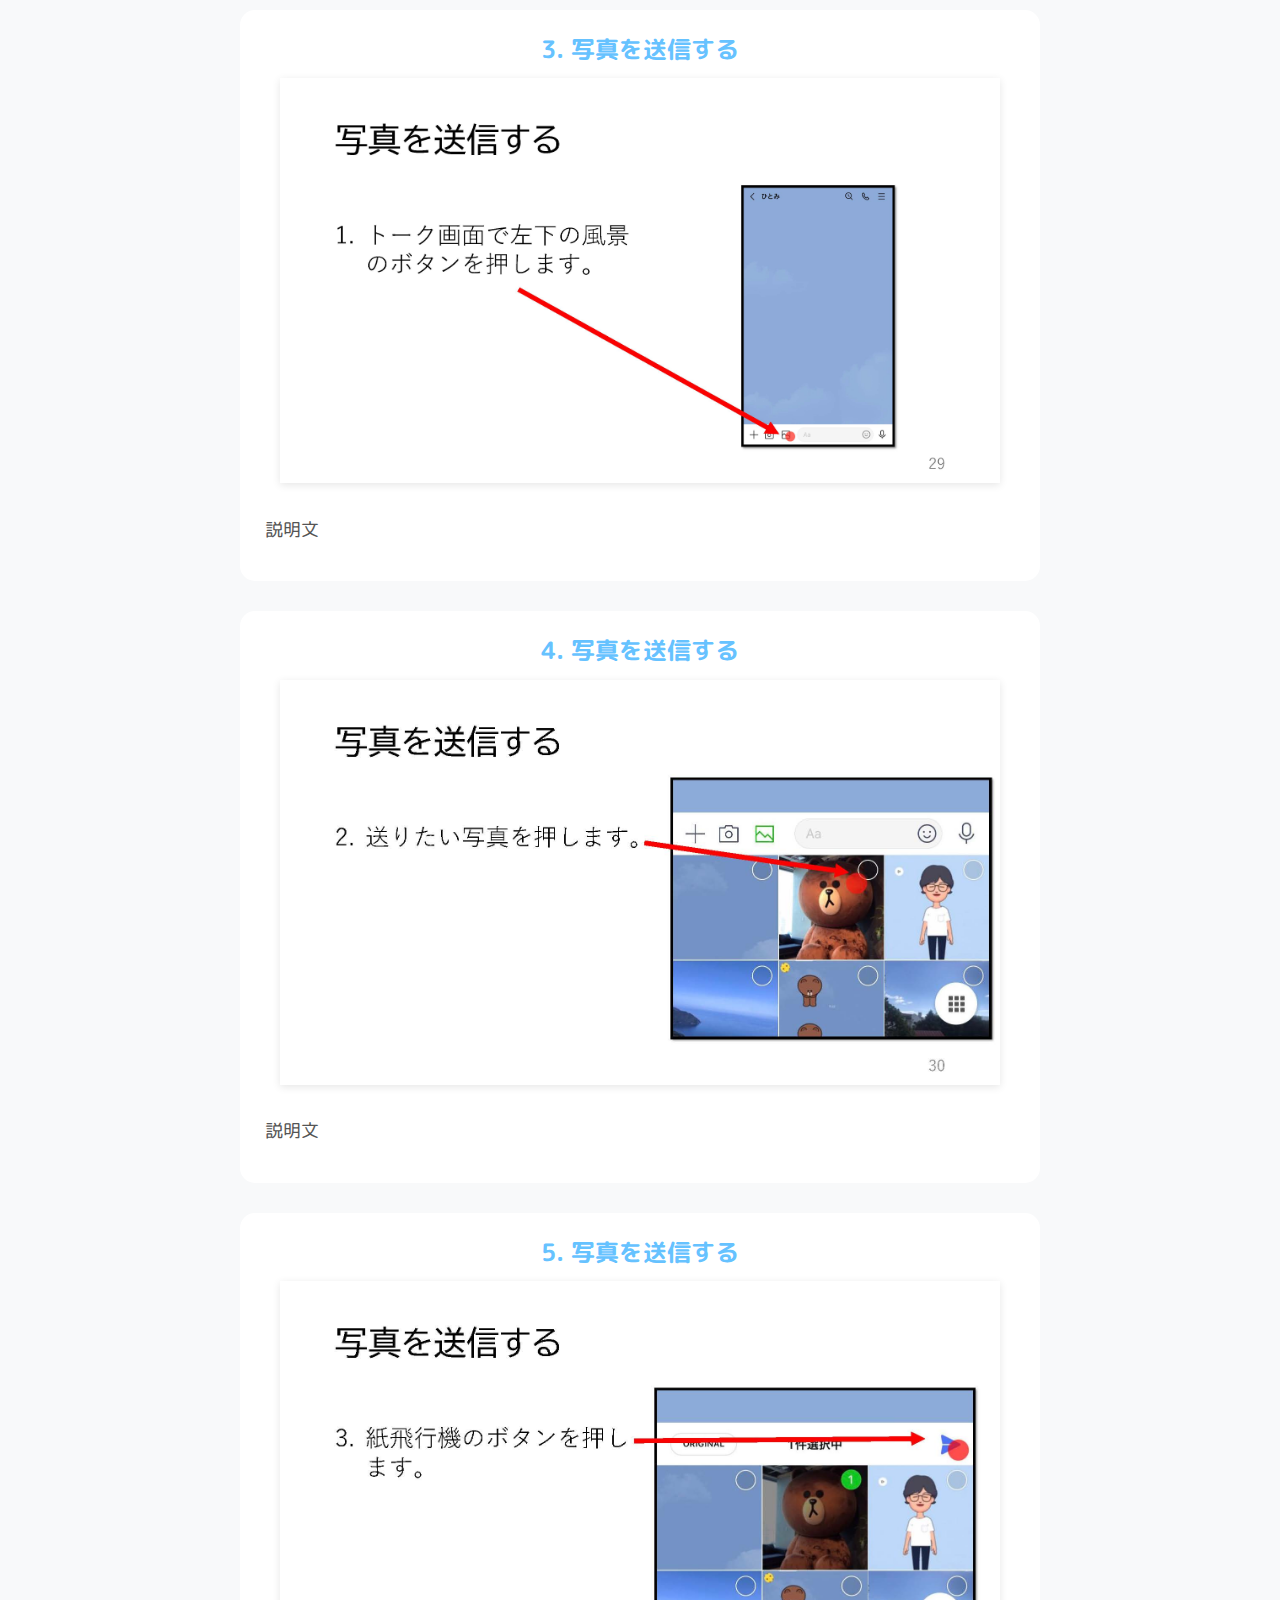
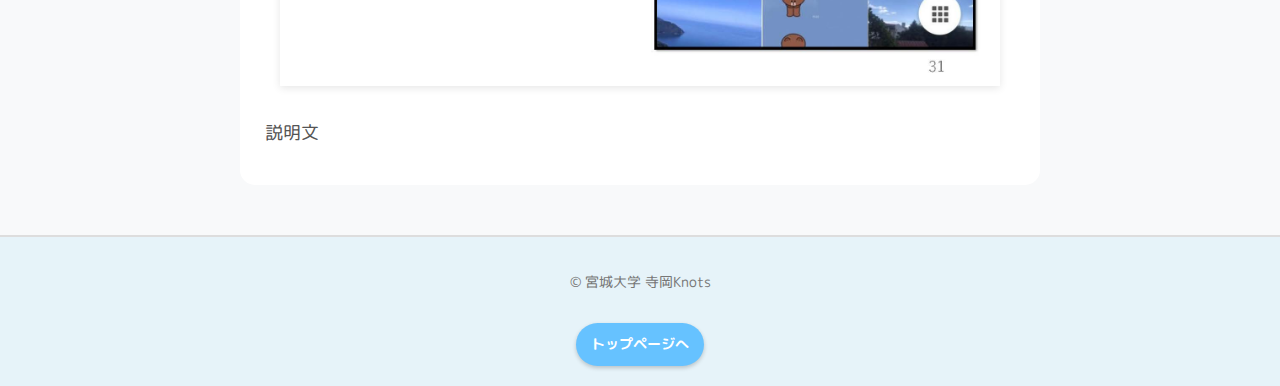
<file: page8/page8.html>
<!DOCTYPE html>
<html lang="ja">
<head>
    <meta charset="UTF-8">
    <meta name="viewport" content="width=device-width, initial-scale=1.0">
    <title>写真を撮って送ってみよう - 宮城大学のLINE資料</title>
    <link rel="stylesheet" href="page8.css"> <link rel="preconnect" href="https://fonts.googleapis.com">
    <link rel="preconnect" href="https://fonts.gstatic.com" crossorigin>
    <link href="https://fonts.googleapis.com/css2?family=M+PLUS+Rounded+1c:wght@400;700&display=swap" rel="stylesheet">
</head>
<body>
    <header>
        <div class="header-content">
            <a href="../index.html" class="home-button">ホームへ戻る</a>
            <h1>写真</h1>
            <p class="subtitle">写真を撮ったら送っててみましょう</p>
        </div>
    </header>

    <main>
        <section class="intro-section">
            <p>このページでは、写真を送るための大切な基本を学びます。</p>
            <p>スマホを見ながら、一緒にゆっくり進めてみましょう！</p>
        </section>

        <section class="image-gallery">
            <div class="image-item">
                <h3>1. カメラで撮った写真を送る</h3>
                <img src="photo1.jpg" alt="LINEアプリの紹介画像"> <p>説明文</p>
            </div>

            <div class="image-item">
                <h3>2. カメラで撮った写真を送る</h3>
                <img src="photo2.jpg" alt="LINEアプリのアイコンと探し方"> <p>説明文</p>
            </div>

            <div class="image-item">
                <h3>3. 写真を送信する</h3>
                <img src="photo3.jpg" alt="LINEアプリを開く方法"> <p>説明文</p>
            </div>

            <div class="image-item">
                <h3>4. 写真を送信する</h3>
                <img src="photo4.jpg" alt="資料画像4"> <p>説明文</p>
            </div>
             <div class="image-item">
                <h3>5. 写真を送信する</h3>
                <img src="photo5.jpg" alt="資料画像4"> <p>説明文</p>
            </div>
            
            </div>
            </section>
    </main>

    <footer>
        <p>&copy; 宮城大学 寺岡Knots</p>
        <a href="../index.html" class="footer-home-button">トップページへ</a>
    </footer>

    <script src="page8.js"></script> </body>
</html>
</file>
<file: page10/page10.css>
/* Google Fontsの読み込み（HTMLにも記述済み） */
@import url('https://fonts.googleapis.com/css2?family=M+PLUS+Rounded+1c:wght@400;700&display=swap');

:root {
    /* 色の定義 - トップページと共通の色を保持 */
    --main-bg-color: #F8F9FA;
    --header-bg-color: #E6F3F9;
    --accent-color: #66C2FF;
    --text-color: #333333;
    --card-bg-color: #FFFFFF; /* 各画像項目の背景色に利用 */
    --border-color: #DDDDDD;
    --shadow-color: rgba(0, 0, 0, 0.08);
}

body {
    font-family: 'M PLUS Rounded 1c', sans-serif;
    margin: 0;
    padding: 0;
    background-color: var(--main-bg-color);
    color: var(--text-color);
    line-height: 1.6;
    -webkit-text-size-adjust: 100%;
}

/* ヘッダー */
header {
    background-color: var(--header-bg-color);
    color: var(--text-color);
    padding: 20px 0;
    text-align: center;
    box-shadow: 0 2px 4px var(--shadow-color);
    border-bottom: 4px solid var(--accent-color);
    position: relative; /* ホームボタンの配置基準 */
}

.header-content {
    max-width: 960px;
    margin: 0 auto;
    padding: 0 20px;
}

header h1 {
    font-size: 2.2em;
    color: var(--accent-color);
    margin-bottom: 5px;
    text-shadow: 1px 1px 2px rgba(255, 255, 255, 0.5);
}

header .subtitle {
    font-size: 1.1em;
    font-weight: bold;
    color: #666;
}

/* ホームボタン */
.home-button {
    position: absolute; /* ヘッダーに対して絶対配置 */
    top: 20px;
    left: 20px;
    background-color: var(--accent-color);
    color: white;
    padding: 10px 15px;
    border-radius: 25px; /* 角丸で可愛らしく */
    text-decoration: none;
    font-weight: bold;
    font-size: 1em;
    box-shadow: 0 2px 4px rgba(0, 0, 0, 0.2);
    transition: background-color 0.3s ease;
}

.home-button:hover {
    background-color: #55B2EE; /* ホバーで色を変える */
}

/* 導入セクション - トップページと共通のスタイル */
.intro-section {
    max-width: 800px;
    margin: 30px auto;
    padding: 20px;
    text-align: center;
    background-color: var(--card-bg-color);
    border-radius: 15px;
    box-shadow: 0 4px 8px var(--shadow-color);
    font-size: 1.1em;
    color: #555;
    animation: fadeIn 1s ease-out;
}

/* 画像ギャラリー */
.image-gallery {
    max-width: 800px; /* PCでの最大幅を調整 */
    margin: 40px auto;
    padding: 0 20px;
    display: flex; /* Flexboxを使って画像を並べる */
    flex-direction: column; /* 縦に並べる */
    gap: 30px; /* 各画像アイテム間のスペース */
}

.image-item {
    background-color: var(--card-bg-color);
    border-radius: 15px;
    
    overflow: hidden; /* 画像がはみ出さないように */
    padding-bottom: 20px; /* 下部に余白 */
    text-align: center; /* 画像とタイトルを中央揃えに */
}

.image-item h3 {
    font-size: 1.5em; /* タイトルを大きく */
    color: var(--accent-color);
    padding: 20px 15px 10px; /* 上下の余白調整 */
    margin: 0;
}

.image-item img {
    max-width: 90%; /* 親要素の幅に合わせて縮小 */
    height: auto;
    display: block; /* 画像の下の余白をなくす */
    margin: 0 auto; /* 中央揃え */
   
    box-shadow: 0 2px 8px rgba(0, 0, 0, 0.1);
}

.image-item p {
    font-size: 1.1em; /* 説明文の文字サイズ */
    padding: 15px 25px 0; /* 余白 */
    color: #555;
    text-align: left; /* 説明文は左揃え */
}

/* フッター */
footer {
    text-align: center;
    padding: 20px;
    margin-top: 50px;
    background-color: var(--header-bg-color);
    color: #777;
    font-size: 0.9em;
    border-top: 2px solid var(--border-color);
    position: relative; /* フッターのホームボタンの位置基準 */
}

.footer-home-button {
    display: inline-block; /* ボタンとして表示 */
    background-color: var(--accent-color);
    color: white;
    padding: 10px 15px;
    border-radius: 25px;
    text-decoration: none;
    font-weight: bold;
    font-size: 1em;
    margin-top: 15px; /* フッター内の上部余白 */
    box-shadow: 0 2px 4px rgba(0, 0, 0, 0.2);
    transition: background-color 0.3s ease;
}

.footer-home-button:hover {
    background-color: #55B2EE;
}


/* アニメーション */
@keyframes fadeIn {
    from {
        opacity: 0;
        transform: translateY(20px);
    }
    to {
        opacity: 1;
        transform: translateY(0);
    }
}

/* レスポンシブ対応 (スマートフォン向け) */
@media (max-width: 768px) {
    header h1 {
        font-size: 1.8em;
    }
    header .subtitle {
        font-size: 1em;
    }
    .home-button {
        top: 10px;
        left: 10px;
        padding: 8px 12px;
        font-size: 0.9em;
    }
    .intro-section {
        margin: 20px auto;
        font-size: 1em;
        padding: 15px;
    }
    .image-gallery {
        padding: 0 15px;
        gap: 20px;
    }
    .image-item h3 {
        font-size: 1.3em;
        padding: 15px 10px 8px;
    }
    .image-item p {
        font-size: 1em;
        padding: 10px 20px 0;
    }
}
</file>
<file: page2/page2.css>
/* Google Fontsの読み込み（HTMLにも記述済み） */
@import url('https://fonts.googleapis.com/css2?family=M+PLUS+Rounded+1c:wght@400;700&display=swap');

:root {
    /* 色の定義 - トップページと共通の色を保持 */
    --main-bg-color: #F8F9FA;
    --header-bg-color: #E6F3F9;
    --accent-color: #66C2FF;
    --text-color: #333333;
    --card-bg-color: #FFFFFF; /* 各画像項目の背景色に利用 */
    --border-color: #DDDDDD;
    --shadow-color: rgba(0, 0, 0, 0.08);
}

body {
    font-family: 'M PLUS Rounded 1c', sans-serif;
    margin: 0;
    padding: 0;
    background-color: var(--main-bg-color);
    color: var(--text-color);
    line-height: 1.6;
    -webkit-text-size-adjust: 100%;
}

/* ヘッダー */
header {
    background-color: var(--header-bg-color);
    color: var(--text-color);
    padding: 20px 0;
    text-align: center;
    box-shadow: 0 2px 4px var(--shadow-color);
    border-bottom: 4px solid var(--accent-color);
    position: relative; /* ホームボタンの配置基準 */
}

.header-content {
    max-width: 960px;
    margin: 0 auto;
    padding: 0 20px;
}

header h1 {
    font-size: 2.2em;
    color: var(--accent-color);
    margin-bottom: 5px;
    text-shadow: 1px 1px 2px rgba(255, 255, 255, 0.5);
}

header .subtitle {
    font-size: 1.1em;
    font-weight: bold;
    color: #666;
}

/* ホームボタン */
.home-button {
    position: absolute; /* ヘッダーに対して絶対配置 */
    top: 20px;
    left: 20px;
    background-color: var(--accent-color);
    color: white;
    padding: 10px 15px;
    border-radius: 25px; /* 角丸で可愛らしく */
    text-decoration: none;
    font-weight: bold;
    font-size: 1em;
    box-shadow: 0 2px 4px rgba(0, 0, 0, 0.2);
    transition: background-color 0.3s ease;
}

.home-button:hover {
    background-color: #55B2EE; /* ホバーで色を変える */
}

/* 導入セクション - トップページと共通のスタイル */
.intro-section {
    max-width: 800px;
    margin: 30px auto;
    padding: 20px;
    text-align: center;
    background-color: var(--card-bg-color);
    border-radius: 15px;
    box-shadow: 0 4px 8px var(--shadow-color);
    font-size: 1.1em;
    color: #555;
    animation: fadeIn 1s ease-out;
}

/* 画像ギャラリー */
.image-gallery {
    max-width: 800px; /* PCでの最大幅を調整 */
    margin: 40px auto;
    padding: 0 20px;
    display: flex; /* Flexboxを使って画像を並べる */
    flex-direction: column; /* 縦に並べる */
    gap: 30px; /* 各画像アイテム間のスペース */
}

.image-item {
    background-color: var(--card-bg-color);
    border-radius: 15px;
    box-shadow: 0 5px 15px var(--shadow-color);
    overflow: hidden; /* 画像がはみ出さないように */
    padding-bottom: 20px; /* 下部に余白 */
    text-align: center; /* 画像とタイトルを中央揃えに */
}

.image-item h3 {
    font-size: 1.5em; /* タイトルを大きく */
    color: var(--accent-color);
    padding: 20px 15px 10px; /* 上下の余白調整 */
    margin: 0;
}

.image-item img {
    max-width: 90%; /* 親要素の幅に合わせて縮小 */
    height: auto;
    display: block; /* 画像の下の余白をなくす */
    margin: 0 auto; /* 中央揃え */
    border-radius: 10px; /* 画像の角も丸く */
    box-shadow: 0 2px 8px rgba(0, 0, 0, 0.1);
}

.image-item p {
    font-size: 1.1em; /* 説明文の文字サイズ */
    padding: 15px 25px 0; /* 余白 */
    color: #555;
    text-align: left; /* 説明文は左揃え */
}

/* フッター */
footer {
    text-align: center;
    padding: 20px;
    margin-top: 50px;
    background-color: var(--header-bg-color);
    color: #777;
    font-size: 0.9em;
    border-top: 2px solid var(--border-color);
    position: relative; /* フッターのホームボタンの位置基準 */
}

.footer-home-button {
    display: inline-block; /* ボタンとして表示 */
    background-color: var(--accent-color);
    color: white;
    padding: 10px 15px;
    border-radius: 25px;
    text-decoration: none;
    font-weight: bold;
    font-size: 1em;
    margin-top: 15px; /* フッター内の上部余白 */
    box-shadow: 0 2px 4px rgba(0, 0, 0, 0.2);
    transition: background-color 0.3s ease;
}

.footer-home-button:hover {
    background-color: #55B2EE;
}


/* アニメーション */
@keyframes fadeIn {
    from {
        opacity: 0;
        transform: translateY(20px);
    }
    to {
        opacity: 1;
        transform: translateY(0);
    }
}

/* レスポンシブ対応 (スマートフォン向け) */
@media (max-width: 768px) {
    header h1 {
        font-size: 1.8em;
    }
    header .subtitle {
        font-size: 1em;
    }
    .home-button {
        top: 10px;
        left: 10px;
        padding: 8px 12px;
        font-size: 0.9em;
    }
    .intro-section {
        margin: 20px auto;
        font-size: 1em;
        padding: 15px;
    }
    .image-gallery {
        padding: 0 15px;
        gap: 20px;
    }
    .image-item h3 {
        font-size: 1.3em;
        padding: 15px 10px 8px;
    }
    .image-item p {
        font-size: 1em;
        padding: 10px 20px 0;
    }
}
</file>
<file: page3/page3.css>
/* Google Fontsの読み込み（HTMLにも記述済み） */
@import url('https://fonts.googleapis.com/css2?family=M+PLUS+Rounded+1c:wght@400;700&display=swap');

:root {
    /* 色の定義 - トップページと共通の色を保持 */
    --main-bg-color: #F8F9FA;
    --header-bg-color: #E6F3F9;
    --accent-color: #66C2FF;
    --text-color: #333333;
    --card-bg-color: #FFFFFF; /* 各画像項目の背景色に利用 */
    --border-color: #DDDDDD;
    --shadow-color: rgba(0, 0, 0, 0.08);
}

body {
    font-family: 'M PLUS Rounded 1c', sans-serif;
    margin: 0;
    padding: 0;
    background-color: var(--main-bg-color);
    color: var(--text-color);
    line-height: 1.6;
    -webkit-text-size-adjust: 100%;
}

/* ヘッダー */
header {
    background-color: var(--header-bg-color);
    color: var(--text-color);
    padding: 20px 0;
    text-align: center;
    box-shadow: 0 2px 4px var(--shadow-color);
    border-bottom: 4px solid var(--accent-color);
    position: relative; /* ホームボタンの配置基準 */
}

.header-content {
    max-width: 960px;
    margin: 0 auto;
    padding: 0 20px;
}

header h1 {
    font-size: 2.2em;
    color: var(--accent-color);
    margin-bottom: 5px;
    text-shadow: 1px 1px 2px rgba(255, 255, 255, 0.5);
}

header .subtitle {
    font-size: 1.1em;
    font-weight: bold;
    color: #666;
}

/* ホームボタン */
.home-button {
    position: absolute; /* ヘッダーに対して絶対配置 */
    top: 20px;
    left: 20px;
    background-color: var(--accent-color);
    color: white;
    padding: 10px 15px;
    border-radius: 25px; /* 角丸で可愛らしく */
    text-decoration: none;
    font-weight: bold;
    font-size: 1em;
    box-shadow: 0 2px 4px rgba(0, 0, 0, 0.2);
    transition: background-color 0.3s ease;
}

.home-button:hover {
    background-color: #55B2EE; /* ホバーで色を変える */
}

/* 導入セクション - トップページと共通のスタイル */
.intro-section {
    max-width: 800px;
    margin: 30px auto;
    padding: 20px;
    text-align: center;
    background-color: var(--card-bg-color);
    border-radius: 15px;
    box-shadow: 0 4px 8px var(--shadow-color);
    font-size: 1.1em;
    color: #555;
    animation: fadeIn 1s ease-out;
}

/* 画像ギャラリー */
.image-gallery {
    max-width: 800px; /* PCでの最大幅を調整 */
    margin: 40px auto;
    padding: 0 20px;
    display: flex; /* Flexboxを使って画像を並べる */
    flex-direction: column; /* 縦に並べる */
    gap: 30px; /* 各画像アイテム間のスペース */
}

.image-item {
    background-color: var(--card-bg-color);
    border-radius: 15px;
   
    overflow: hidden; /* 画像がはみ出さないように */
    padding-bottom: 20px; /* 下部に余白 */
    text-align: center; /* 画像とタイトルを中央揃えに */
}

.image-item h3 {
    font-size: 1.5em; /* タイトルを大きく */
    color: var(--accent-color);
    padding: 20px 15px 10px; /* 上下の余白調整 */
    margin: 0;
}

.image-item img {
    max-width: 90%; /* 親要素の幅に合わせて縮小 */
    height: auto;
    display: block; /* 画像の下の余白をなくす */
    margin: 0 auto; /* 中央揃え */
   
    box-shadow: 0 2px 8px rgba(0, 0, 0, 0.1);
}

.image-item p {
    font-size: 1.1em; /* 説明文の文字サイズ */
    padding: 15px 25px 0; /* 余白 */
    color: #555;
    text-align: left; /* 説明文は左揃え */
}

/* フッター */
footer {
    text-align: center;
    padding: 20px;
    margin-top: 50px;
    background-color: var(--header-bg-color);
    color: #777;
    font-size: 0.9em;
    border-top: 2px solid var(--border-color);
    position: relative; /* フッターのホームボタンの位置基準 */
}

.footer-home-button {
    display: inline-block; /* ボタンとして表示 */
    background-color: var(--accent-color);
    color: white;
    padding: 10px 15px;
    border-radius: 25px;
    text-decoration: none;
    font-weight: bold;
    font-size: 1em;
    margin-top: 15px; /* フッター内の上部余白 */
    box-shadow: 0 2px 4px rgba(0, 0, 0, 0.2);
    transition: background-color 0.3s ease;
}

.footer-home-button:hover {
    background-color: #55B2EE;
}


/* アニメーション */
@keyframes fadeIn {
    from {
        opacity: 0;
        transform: translateY(20px);
    }
    to {
        opacity: 1;
        transform: translateY(0);
    }
}

/* レスポンシブ対応 (スマートフォン向け) */
@media (max-width: 768px) {
    header h1 {
        font-size: 1.8em;
    }
    header .subtitle {
        font-size: 1em;
    }
    .home-button {
        top: 10px;
        left: 10px;
        padding: 8px 12px;
        font-size: 0.9em;
    }
    .intro-section {
        margin: 20px auto;
        font-size: 1em;
        padding: 15px;
    }
    .image-gallery {
        padding: 0 15px;
        gap: 20px;
    }
    .image-item h3 {
        font-size: 1.3em;
        padding: 15px 10px 8px;
    }
    .image-item p {
        font-size: 1em;
        padding: 10px 20px 0;
    }
}
</file>
<file: page5/page5.css>
/* Google Fontsの読み込み（HTMLにも記述済み） */
@import url('https://fonts.googleapis.com/css2?family=M+PLUS+Rounded+1c:wght@400;700&display=swap');

:root {
    /* 色の定義 - トップページと共通の色を保持 */
    --main-bg-color: #F8F9FA;
    --header-bg-color: #E6F3F9;
    --accent-color: #66C2FF;
    --text-color: #333333;
    --card-bg-color: #FFFFFF; /* 各画像項目の背景色に利用 */
    --border-color: #DDDDDD;
    --shadow-color: rgba(0, 0, 0, 0.08);
}

body {
    font-family: 'M PLUS Rounded 1c', sans-serif;
    margin: 0;
    padding: 0;
    background-color: var(--main-bg-color);
    color: var(--text-color);
    line-height: 1.6;
    -webkit-text-size-adjust: 100%;
}

/* ヘッダー */
header {
    background-color: var(--header-bg-color);
    color: var(--text-color);
    padding: 20px 0;
    text-align: center;
    box-shadow: 0 2px 4px var(--shadow-color);
    border-bottom: 4px solid var(--accent-color);
    position: relative; /* ホームボタンの配置基準 */
}

.header-content {
    max-width: 960px;
    margin: 0 auto;
    padding: 0 20px;
}

header h1 {
    font-size: 2.2em;
    color: var(--accent-color);
    margin-bottom: 5px;
    text-shadow: 1px 1px 2px rgba(255, 255, 255, 0.5);
}

header .subtitle {
    font-size: 1.1em;
    font-weight: bold;
    color: #666;
}

/* ホームボタン */
.home-button {
    position: absolute; /* ヘッダーに対して絶対配置 */
    top: 20px;
    left: 20px;
    background-color: var(--accent-color);
    color: white;
    padding: 10px 15px;
    border-radius: 25px; /* 角丸で可愛らしく */
    text-decoration: none;
    font-weight: bold;
    font-size: 1em;
    box-shadow: 0 2px 4px rgba(0, 0, 0, 0.2);
    transition: background-color 0.3s ease;
}

.home-button:hover {
    background-color: #55B2EE; /* ホバーで色を変える */
}

/* 導入セクション - トップページと共通のスタイル */
.intro-section {
    max-width: 800px;
    margin: 30px auto;
    padding: 20px;
    text-align: center;
    background-color: var(--card-bg-color);
    border-radius: 15px;
    box-shadow: 0 4px 8px var(--shadow-color);
    font-size: 1.1em;
    color: #555;
    animation: fadeIn 1s ease-out;
}

/* 画像ギャラリー */
.image-gallery {
    max-width: 800px; /* PCでの最大幅を調整 */
    margin: 40px auto;
    padding: 0 20px;
    display: flex; /* Flexboxを使って画像を並べる */
    flex-direction: column; /* 縦に並べる */
    gap: 30px; /* 各画像アイテム間のスペース */
}

.image-item {
    background-color: var(--card-bg-color);
    border-radius: 15px;
   
    overflow: hidden; /* 画像がはみ出さないように */
    padding-bottom: 20px; /* 下部に余白 */
    text-align: center; /* 画像とタイトルを中央揃えに */
}

.image-item h3 {
    font-size: 1.5em; /* タイトルを大きく */
    color: var(--accent-color);
    padding: 20px 15px 10px; /* 上下の余白調整 */
    margin: 0;
}

.image-item img {
    max-width: 90%; /* 親要素の幅に合わせて縮小 */
    height: auto;
    display: block; /* 画像の下の余白をなくす */
    margin: 0 auto; /* 中央揃え */
    
    box-shadow: 0 2px 8px rgba(0, 0, 0, 0.1);
}

.image-item p {
    font-size: 1.1em; /* 説明文の文字サイズ */
    padding: 15px 25px 0; /* 余白 */
    color: #555;
    text-align: left; /* 説明文は左揃え */
}

/* フッター */
footer {
    text-align: center;
    padding: 20px;
    margin-top: 50px;
    background-color: var(--header-bg-color);
    color: #777;
    font-size: 0.9em;
    border-top: 2px solid var(--border-color);
    position: relative; /* フッターのホームボタンの位置基準 */
}

.footer-home-button {
    display: inline-block; /* ボタンとして表示 */
    background-color: var(--accent-color);
    color: white;
    padding: 10px 15px;
    border-radius: 25px;
    text-decoration: none;
    font-weight: bold;
    font-size: 1em;
    margin-top: 15px; /* フッター内の上部余白 */
    box-shadow: 0 2px 4px rgba(0, 0, 0, 0.2);
    transition: background-color 0.3s ease;
}

.footer-home-button:hover {
    background-color: #55B2EE;
}


/* アニメーション */
@keyframes fadeIn {
    from {
        opacity: 0;
        transform: translateY(20px);
    }
    to {
        opacity: 1;
        transform: translateY(0);
    }
}

/* レスポンシブ対応 (スマートフォン向け) */
@media (max-width: 768px) {
    header h1 {
        font-size: 1.8em;
    }
    header .subtitle {
        font-size: 1em;
    }
    .home-button {
        top: 10px;
        left: 10px;
        padding: 8px 12px;
        font-size: 0.9em;
    }
    .intro-section {
        margin: 20px auto;
        font-size: 1em;
        padding: 15px;
    }
    .image-gallery {
        padding: 0 15px;
        gap: 20px;
    }
    .image-item h3 {
        font-size: 1.3em;
        padding: 15px 10px 8px;
    }
    .image-item p {
        font-size: 1em;
        padding: 10px 20px 0;
    }
}
</file>
<file: page7/page7.css>
/* Google Fontsの読み込み（HTMLにも記述済み） */
@import url('https://fonts.googleapis.com/css2?family=M+PLUS+Rounded+1c:wght@400;700&display=swap');

:root {
    /* 色の定義 - トップページと共通の色を保持 */
    --main-bg-color: #F8F9FA;
    --header-bg-color: #E6F3F9;
    --accent-color: #66C2FF;
    --text-color: #333333;
    --card-bg-color: #FFFFFF; /* 各画像項目の背景色に利用 */
    --border-color: #DDDDDD;
    --shadow-color: rgba(0, 0, 0, 0.08);
}

body {
    font-family: 'M PLUS Rounded 1c', sans-serif;
    margin: 0;
    padding: 0;
    background-color: var(--main-bg-color);
    color: var(--text-color);
    line-height: 1.6;
    -webkit-text-size-adjust: 100%;
}

/* ヘッダー */
header {
    background-color: var(--header-bg-color);
    color: var(--text-color);
    padding: 20px 0;
    text-align: center;
    box-shadow: 0 2px 4px var(--shadow-color);
    border-bottom: 4px solid var(--accent-color);
    position: relative; /* ホームボタンの配置基準 */
}

.header-content {
    max-width: 960px;
    margin: 0 auto;
    padding: 0 20px;
}

header h1 {
    font-size: 2.2em;
    color: var(--accent-color);
    margin-bottom: 5px;
    text-shadow: 1px 1px 2px rgba(255, 255, 255, 0.5);
}

header .subtitle {
    font-size: 1.1em;
    font-weight: bold;
    color: #666;
}

/* ホームボタン */
.home-button {
    position: absolute; /* ヘッダーに対して絶対配置 */
    top: 20px;
    left: 20px;
    background-color: var(--accent-color);
    color: white;
    padding: 10px 15px;
    border-radius: 25px; /* 角丸で可愛らしく */
    text-decoration: none;
    font-weight: bold;
    font-size: 1em;
    box-shadow: 0 2px 4px rgba(0, 0, 0, 0.2);
    transition: background-color 0.3s ease;
}

.home-button:hover {
    background-color: #55B2EE; /* ホバーで色を変える */
}

/* 導入セクション - トップページと共通のスタイル */
.intro-section {
    max-width: 800px;
    margin: 30px auto;
    padding: 20px;
    text-align: center;
    background-color: var(--card-bg-color);
    border-radius: 15px;
    box-shadow: 0 4px 8px var(--shadow-color);
    font-size: 1.1em;
    color: #555;
    animation: fadeIn 1s ease-out;
}

/* 画像ギャラリー */
.image-gallery {
    max-width: 800px; /* PCでの最大幅を調整 */
    margin: 40px auto;
    padding: 0 20px;
    display: flex; /* Flexboxを使って画像を並べる */
    flex-direction: column; /* 縦に並べる */
    gap: 30px; /* 各画像アイテム間のスペース */
}

.image-item {
    background-color: var(--card-bg-color);
    border-radius: 15px;
   
    overflow: hidden; /* 画像がはみ出さないように */
    padding-bottom: 20px; /* 下部に余白 */
    text-align: center; /* 画像とタイトルを中央揃えに */
}

.image-item h3 {
    font-size: 1.5em; /* タイトルを大きく */
    color: var(--accent-color);
    padding: 20px 15px 10px; /* 上下の余白調整 */
    margin: 0;
}

.image-item img {
    max-width: 90%; /* 親要素の幅に合わせて縮小 */
    height: auto;
    display: block; /* 画像の下の余白をなくす */
    margin: 0 auto; /* 中央揃え */
    
    box-shadow: 0 2px 8px rgba(0, 0, 0, 0.1);
}

.image-item p {
    font-size: 1.1em; /* 説明文の文字サイズ */
    padding: 15px 25px 0; /* 余白 */
    color: #555;
    text-align: left; /* 説明文は左揃え */
}

/* フッター */
footer {
    text-align: center;
    padding: 20px;
    margin-top: 50px;
    background-color: var(--header-bg-color);
    color: #777;
    font-size: 0.9em;
    border-top: 2px solid var(--border-color);
    position: relative; /* フッターのホームボタンの位置基準 */
}

.footer-home-button {
    display: inline-block; /* ボタンとして表示 */
    background-color: var(--accent-color);
    color: white;
    padding: 10px 15px;
    border-radius: 25px;
    text-decoration: none;
    font-weight: bold;
    font-size: 1em;
    margin-top: 15px; /* フッター内の上部余白 */
    box-shadow: 0 2px 4px rgba(0, 0, 0, 0.2);
    transition: background-color 0.3s ease;
}

.footer-home-button:hover {
    background-color: #55B2EE;
}


/* アニメーション */
@keyframes fadeIn {
    from {
        opacity: 0;
        transform: translateY(20px);
    }
    to {
        opacity: 1;
        transform: translateY(0);
    }
}

/* レスポンシブ対応 (スマートフォン向け) */
@media (max-width: 768px) {
    header h1 {
        font-size: 1.8em;
    }
    header .subtitle {
        font-size: 1em;
    }
    .home-button {
        top: 10px;
        left: 10px;
        padding: 8px 12px;
        font-size: 0.9em;
    }
    .intro-section {
        margin: 20px auto;
        font-size: 1em;
        padding: 15px;
    }
    .image-gallery {
        padding: 0 15px;
        gap: 20px;
    }
    .image-item h3 {
        font-size: 1.3em;
        padding: 15px 10px 8px;
    }
    .image-item p {
        font-size: 1em;
        padding: 10px 20px 0;
    }
}
</file>
<file: page8/page8.css>
/* Google Fontsの読み込み（HTMLにも記述済み） */
@import url('https://fonts.googleapis.com/css2?family=M+PLUS+Rounded+1c:wght@400;700&display=swap');

:root {
    /* 色の定義 - トップページと共通の色を保持 */
    --main-bg-color: #F8F9FA;
    --header-bg-color: #E6F3F9;
    --accent-color: #66C2FF;
    --text-color: #333333;
    --card-bg-color: #FFFFFF; /* 各画像項目の背景色に利用 */
    --border-color: #DDDDDD;
    --shadow-color: rgba(0, 0, 0, 0.08);
}

body {
    font-family: 'M PLUS Rounded 1c', sans-serif;
    margin: 0;
    padding: 0;
    background-color: var(--main-bg-color);
    color: var(--text-color);
    line-height: 1.6;
    -webkit-text-size-adjust: 100%;
}

/* ヘッダー */
header {
    background-color: var(--header-bg-color);
    color: var(--text-color);
    padding: 20px 0;
    text-align: center;
    box-shadow: 0 2px 4px var(--shadow-color);
    border-bottom: 4px solid var(--accent-color);
    position: relative; /* ホームボタンの配置基準 */
}

.header-content {
    max-width: 960px;
    margin: 0 auto;
    padding: 0 20px;
}

header h1 {
    font-size: 2.2em;
    color: var(--accent-color);
    margin-bottom: 5px;
    text-shadow: 1px 1px 2px rgba(255, 255, 255, 0.5);
}

header .subtitle {
    font-size: 1.1em;
    font-weight: bold;
    color: #666;
}

/* ホームボタン */
.home-button {
    position: absolute; /* ヘッダーに対して絶対配置 */
    top: 20px;
    left: 20px;
    background-color: var(--accent-color);
    color: white;
    padding: 10px 15px;
    border-radius: 25px; /* 角丸で可愛らしく */
    text-decoration: none;
    font-weight: bold;
    font-size: 1em;
    box-shadow: 0 2px 4px rgba(0, 0, 0, 0.2);
    transition: background-color 0.3s ease;
}

.home-button:hover {
    background-color: #55B2EE; /* ホバーで色を変える */
}

/* 導入セクション - トップページと共通のスタイル */
.intro-section {
    max-width: 800px;
    margin: 30px auto;
    padding: 20px;
    text-align: center;
    background-color: var(--card-bg-color);
    border-radius: 15px;
    box-shadow: 0 4px 8px var(--shadow-color);
    font-size: 1.1em;
    color: #555;
    animation: fadeIn 1s ease-out;
}

/* 画像ギャラリー */
.image-gallery {
    max-width: 800px; /* PCでの最大幅を調整 */
    margin: 40px auto;
    padding: 0 20px;
    display: flex; /* Flexboxを使って画像を並べる */
    flex-direction: column; /* 縦に並べる */
    gap: 30px; /* 各画像アイテム間のスペース */
}

.image-item {
    background-color: var(--card-bg-color);
    border-radius: 15px;
   
    overflow: hidden; /* 画像がはみ出さないように */
    padding-bottom: 20px; /* 下部に余白 */
    text-align: center; /* 画像とタイトルを中央揃えに */
}

.image-item h3 {
    font-size: 1.5em; /* タイトルを大きく */
    color: var(--accent-color);
    padding: 20px 15px 10px; /* 上下の余白調整 */
    margin: 0;
}

.image-item img {
    max-width: 90%; /* 親要素の幅に合わせて縮小 */
    height: auto;
    display: block; /* 画像の下の余白をなくす */
    margin: 0 auto; /* 中央揃え */
  
    box-shadow: 0 2px 8px rgba(0, 0, 0, 0.1);
}

.image-item p {
    font-size: 1.1em; /* 説明文の文字サイズ */
    padding: 15px 25px 0; /* 余白 */
    color: #555;
    text-align: left; /* 説明文は左揃え */
}

/* フッター */
footer {
    text-align: center;
    padding: 20px;
    margin-top: 50px;
    background-color: var(--header-bg-color);
    color: #777;
    font-size: 0.9em;
    border-top: 2px solid var(--border-color);
    position: relative; /* フッターのホームボタンの位置基準 */
}

.footer-home-button {
    display: inline-block; /* ボタンとして表示 */
    background-color: var(--accent-color);
    color: white;
    padding: 10px 15px;
    border-radius: 25px;
    text-decoration: none;
    font-weight: bold;
    font-size: 1em;
    margin-top: 15px; /* フッター内の上部余白 */
    box-shadow: 0 2px 4px rgba(0, 0, 0, 0.2);
    transition: background-color 0.3s ease;
}

.footer-home-button:hover {
    background-color: #55B2EE;
}


/* アニメーション */
@keyframes fadeIn {
    from {
        opacity: 0;
        transform: translateY(20px);
    }
    to {
        opacity: 1;
        transform: translateY(0);
    }
}

/* レスポンシブ対応 (スマートフォン向け) */
@media (max-width: 768px) {
    header h1 {
        font-size: 1.8em;
    }
    header .subtitle {
        font-size: 1em;
    }
    .home-button {
        top: 10px;
        left: 10px;
        padding: 8px 12px;
        font-size: 0.9em;
    }
    .intro-section {
        margin: 20px auto;
        font-size: 1em;
        padding: 15px;
    }
    .image-gallery {
        padding: 0 15px;
        gap: 20px;
    }
    .image-item h3 {
        font-size: 1.3em;
        padding: 15px 10px 8px;
    }
    .image-item p {
        font-size: 1em;
        padding: 10px 20px 0;
    }
}
</file>
